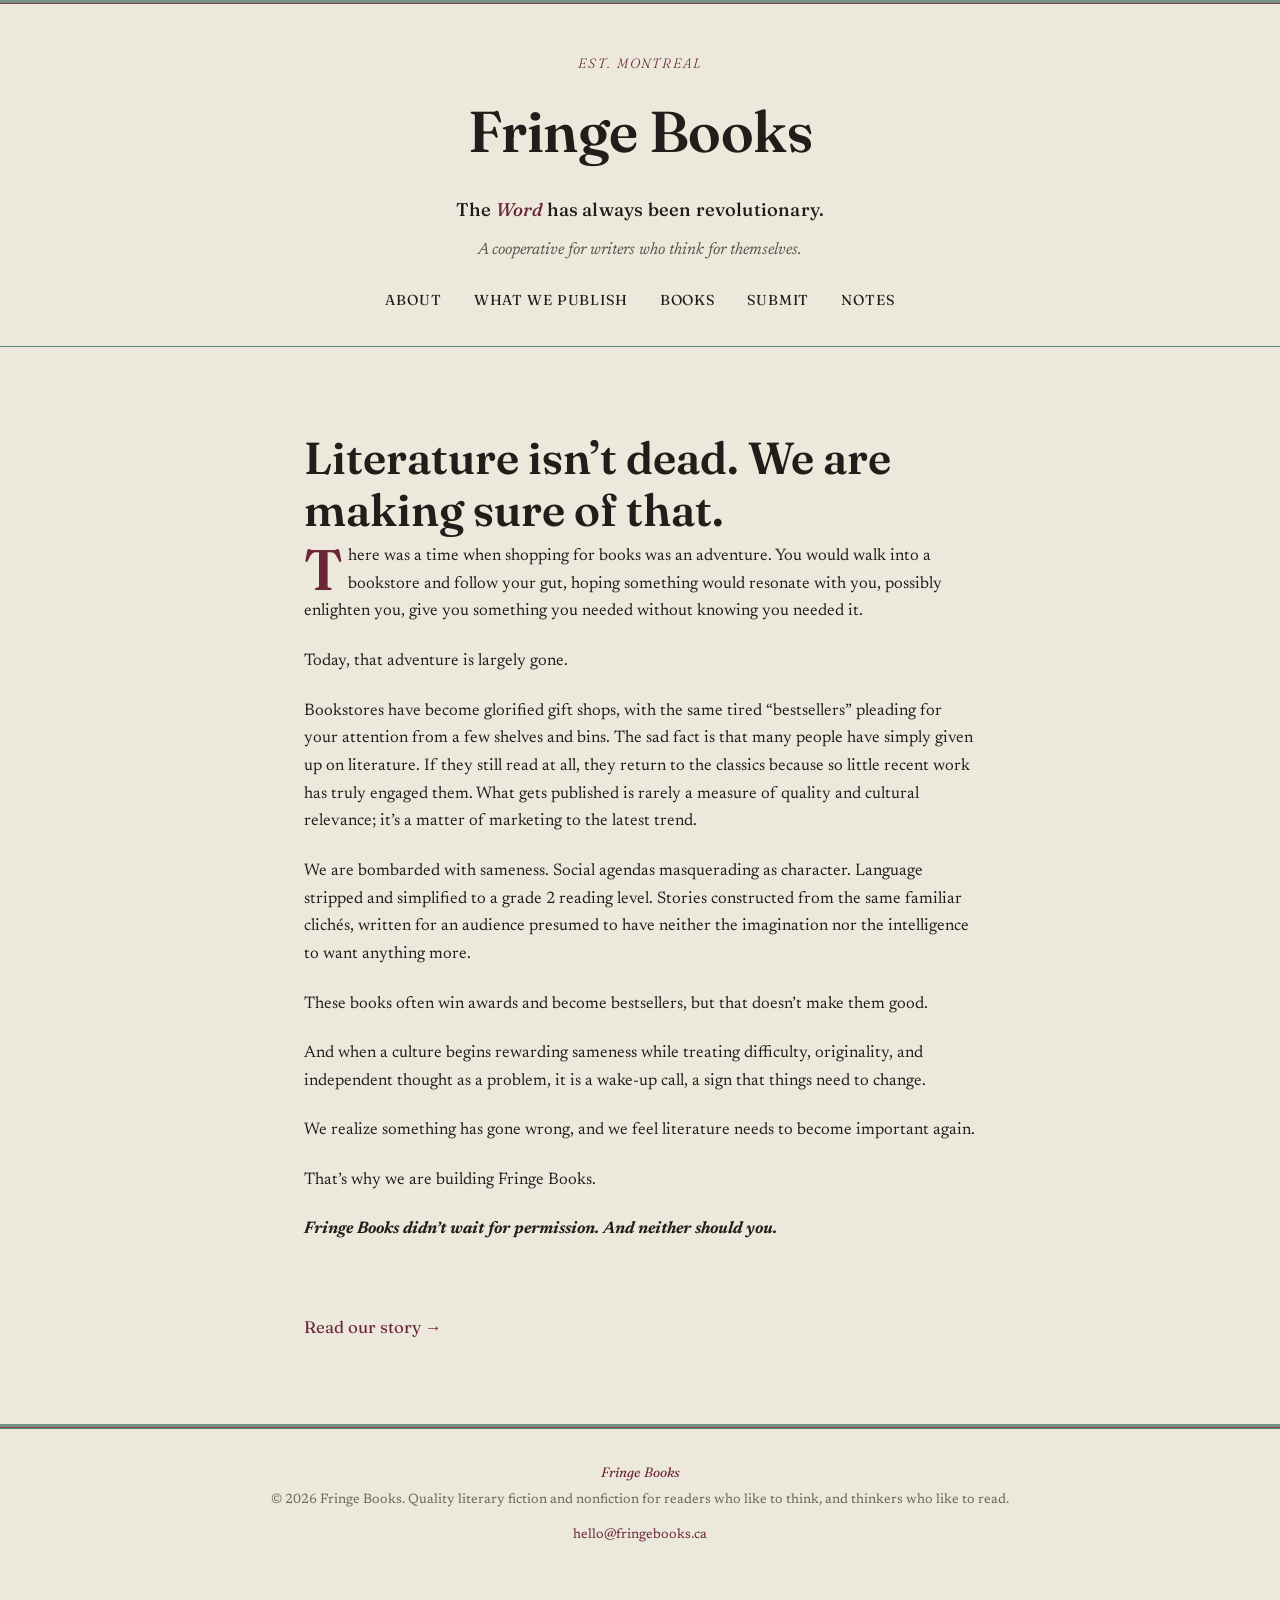
<file: index.html>
<!DOCTYPE html>
<html lang="en">
<head>
<meta charset="UTF-8">
<meta name="viewport" content="width=device-width, initial-scale=1.0">
<title>Fringe Books — Literature Isn't Dead</title>
<link rel="stylesheet" href="css/style.css">
<script type="application/ld+json">
{
  "@context": "https://schema.org",
  "@type": "Organization",
  "name": "Fringe Books",
  "url": "https://fringebooks.ca",
  "email": "hello@fringebooks.ca",
  "description": "Fringe Books is an independent literary press based in Montreal, publishing serious literary fiction, autofiction, and nonfiction. We do not publish commercial genre fiction such as romance, fantasy, crime, or horror.",
  "address": {
    "@type": "PostalAddress",
    "addressLocality": "Montreal",
    "addressRegion": "QC",
    "addressCountry": "CA"
  }
}
</script>
</head>
<body>

<div class="deco-border"></div>
<header class="masthead">
  <div class="mark">Est. Montreal</div>
  <h1>Fringe Books</h1>
  <p class="motto">The <em>Word</em> has always been revolutionary.</p>
  <p class="tag">A cooperative for writers who think for themselves.</p>
  <nav class="primary">
    <a href="about.html">About</a>
    <a href="what-we-publish.html">What We Publish</a>
    <a href="books.html">Books</a>
    <a href="submit.html">Submit</a>
    <a href="reviews.html" class="notes-link">Notes</a>
  </nav>
</header>

<main>
  <article class="post">
    <h1>Literature isn&rsquo;t dead. We are making sure of that.</h1>

    <div class="content">
      <p>There was a time when shopping for books was an adventure. You would walk into a bookstore and follow your gut, hoping something would resonate with you, possibly enlighten you, give you something you needed without knowing you needed it.</p>

      <p>Today, that adventure is largely gone.</p>

      <p>Bookstores have become glorified gift shops, with the same tired &ldquo;bestsellers&rdquo; pleading for your attention from a few shelves and bins. The sad fact is that many people have simply given up on literature. If they still read at all, they return to the classics because so little recent work has truly engaged them. What gets published is rarely a measure of quality and cultural relevance; it&rsquo;s a matter of marketing to the latest trend.</p>

      <p>We are bombarded with sameness. Social agendas masquerading as character. Language stripped and simplified to a grade 2 reading level. Stories constructed from the same familiar clich&eacute;s, written for an audience presumed to have neither the imagination nor the intelligence to want anything more.</p>

      <p>These books often win awards and become bestsellers, but that doesn&rsquo;t make them good.</p>

      <p>And when a culture begins rewarding sameness while treating difficulty, originality, and independent thought as a problem, it is a wake-up call, a sign that things need to change.</p>

      <p>We realize something has gone wrong, and we feel literature needs to become important again.</p>

      <p>That&rsquo;s why we are building Fringe Books.</p>

      <p><strong><em>Fringe Books didn&rsquo;t wait for permission. And neither should you.</em></strong></p>
    </div>

    <a class="back-link" href="about.html">Read our story &rarr;</a>
  </article>
</main>

<div class="deco-border"></div>
<footer>
  <div class="footer-content">
    <div class="mark-sm">Fringe Books</div>
    &copy; 2026 Fringe Books. Quality literary fiction and nonfiction for readers who like to think, and thinkers who like to read.
    <p style="margin-top:0.75rem;"><a href="mailto:hello@fringebooks.ca" style="color:var(--oxblood);">hello@fringebooks.ca</a></p>
  </div>
</footer>

</body>
</html>
</file>
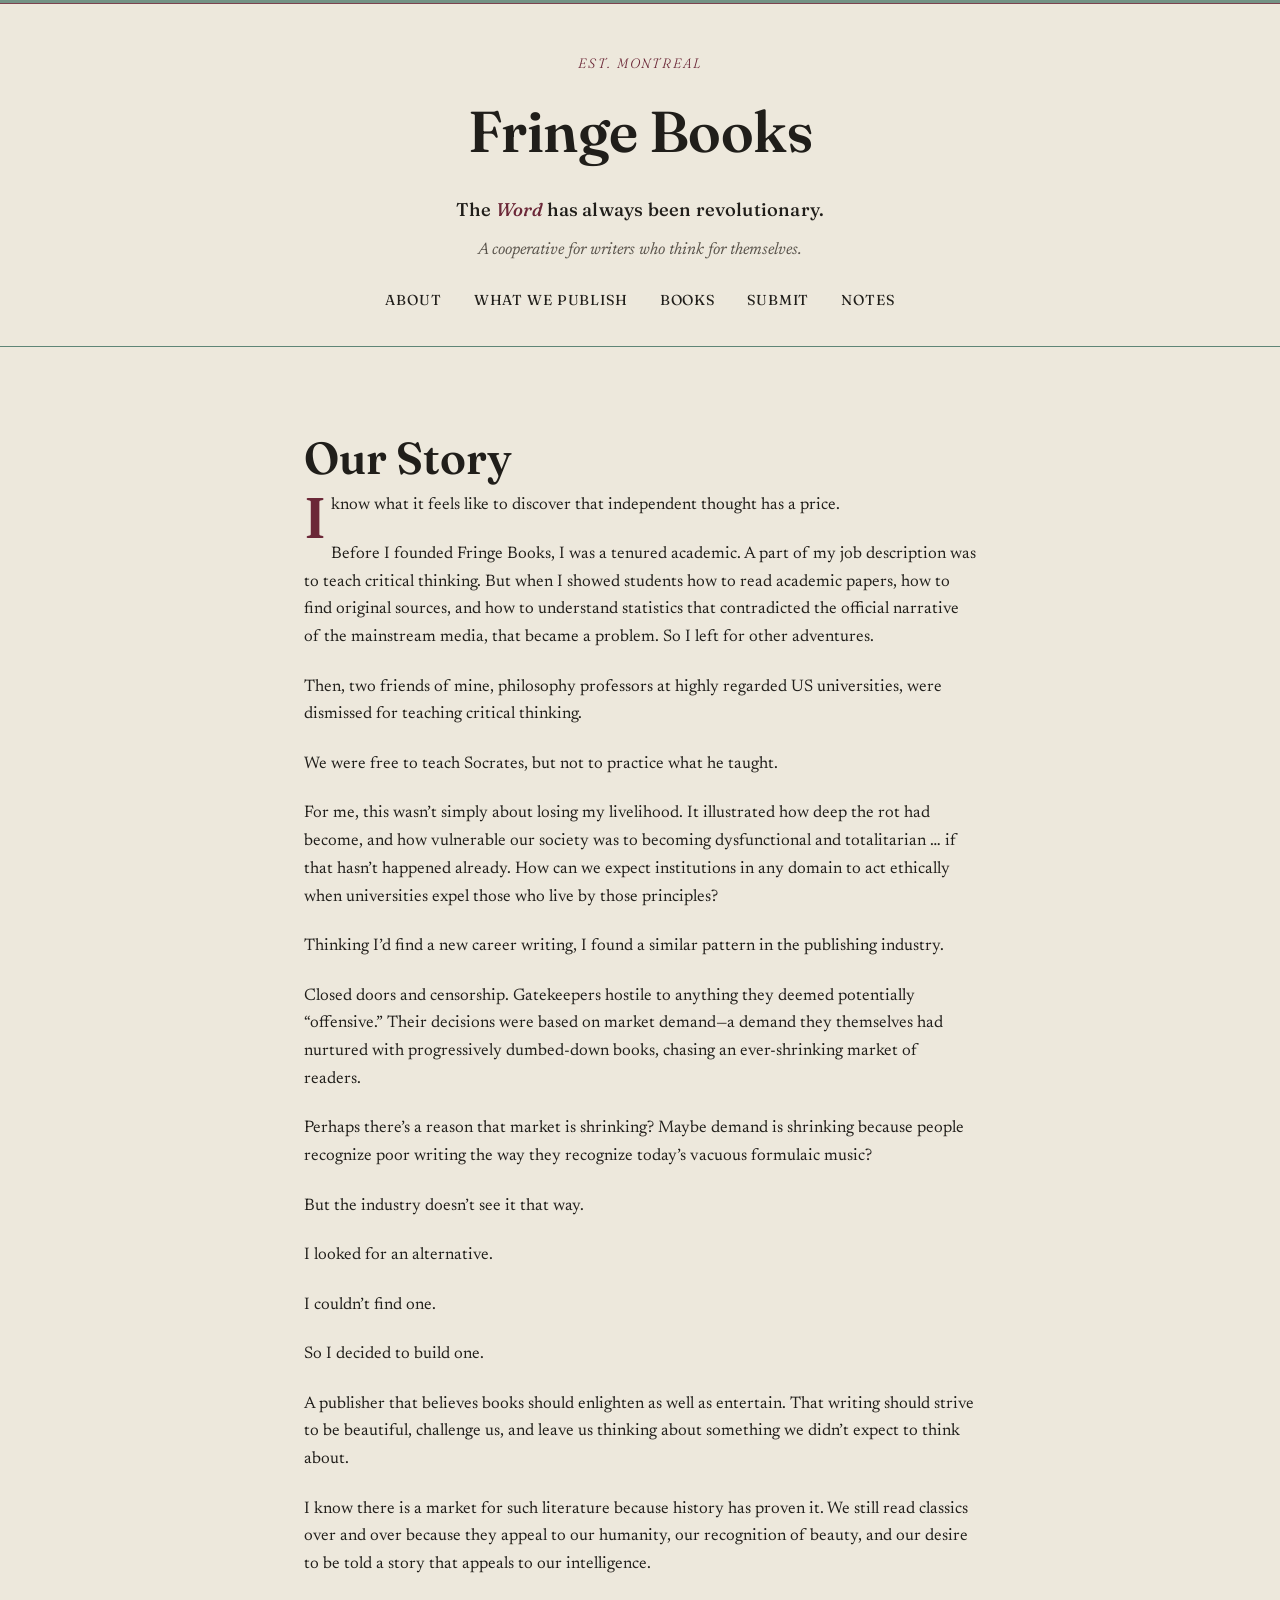
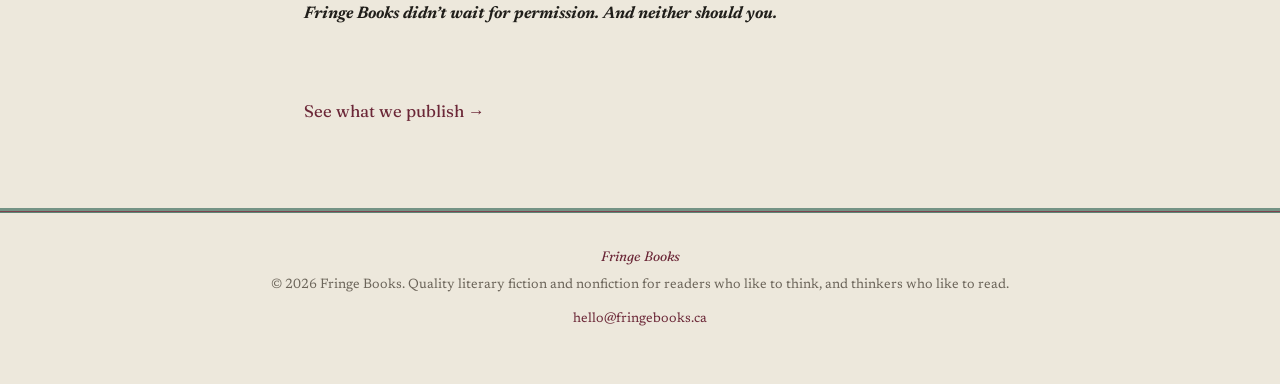
<file: about.html>
<!DOCTYPE html>
<html lang="en">
<head>
<meta charset="UTF-8">
<meta name="viewport" content="width=device-width, initial-scale=1.0">
<title>About — Fringe Books</title>
<link rel="stylesheet" href="css/style.css">
</head>
<body>

<div class="deco-border"></div>
<header class="masthead">
  <div class="mark">Est. Montreal</div>
  <h1>Fringe Books</h1>
  <p class="motto">The <em>Word</em> has always been revolutionary.</p>
  <p class="tag">A cooperative for writers who think for themselves.</p>
  <nav class="primary">
    <a href="about.html">About</a>
    <a href="what-we-publish.html">What We Publish</a>
    <a href="books.html">Books</a>
    <a href="submit.html">Submit</a>
    <a href="reviews.html" class="notes-link">Notes</a>
  </nav>
</header>

<main>
  <article class="post">
    <h1>Our Story</h1>

    <div class="content">
      <p>I know what it feels like to discover that independent thought has a price.</p>

      <p>Before I founded Fringe Books, I was a tenured academic. A part of my job description was to teach critical thinking. But when I showed students how to read academic papers, how to find original sources, and how to understand statistics that contradicted the official narrative of the mainstream media, that became a problem. So I left for other adventures.</p>

      <p>Then, two friends of mine, philosophy professors at highly regarded US universities, were dismissed for teaching critical thinking.</p>

      <p>We were free to teach Socrates, but not to practice what he taught.</p>

      <p>For me, this wasn&rsquo;t simply about losing my livelihood. It illustrated how deep the rot had become, and how vulnerable our society was to becoming dysfunctional and totalitarian &hellip; if that hasn&rsquo;t happened already. How can we expect institutions in any domain to act ethically when universities expel those who live by those principles?</p>

      <p>Thinking I&rsquo;d find a new career writing, I found a similar pattern in the publishing industry.</p>

      <p>Closed doors and censorship. Gatekeepers hostile to anything they deemed potentially &ldquo;offensive.&rdquo; Their decisions were based on market demand&mdash;a demand they themselves had nurtured with progressively dumbed-down books, chasing an ever-shrinking market of readers.</p>

      <p>Perhaps there&rsquo;s a reason that market is shrinking? Maybe demand is shrinking because people recognize poor writing the way they recognize today&rsquo;s vacuous formulaic music?</p>

      <p>But the industry doesn&rsquo;t see it that way.</p>

      <p>I looked for an alternative.</p>

      <p>I couldn&rsquo;t find one.</p>

      <p>So I decided to build one.</p>

      <p>A publisher that believes books should enlighten as well as entertain. That writing should strive to be beautiful, challenge us, and leave us thinking about something we didn&rsquo;t expect to think about.</p>

      <p>I know there is a market for such literature because history has proven it. We still read classics over and over because they appeal to our humanity, our recognition of beauty, and our desire to be told a story that appeals to our intelligence.</p>

      <p><strong><em>Fringe Books didn&rsquo;t wait for permission. And neither should you.</em></strong></p>
    </div>

    <a class="back-link" href="what-we-publish.html">See what we publish &rarr;</a>
  </article>
</main>

<div class="deco-border"></div>
<footer>
  <div class="footer-content">
    <div class="mark-sm">Fringe Books</div>
    &copy; 2026 Fringe Books. Quality literary fiction and nonfiction for readers who like to think, and thinkers who like to read.
    <p style="margin-top:0.75rem;"><a href="mailto:hello@fringebooks.ca" style="color:var(--oxblood);">hello@fringebooks.ca</a></p>
  </div>
</footer>

</body>
</html>
</file>
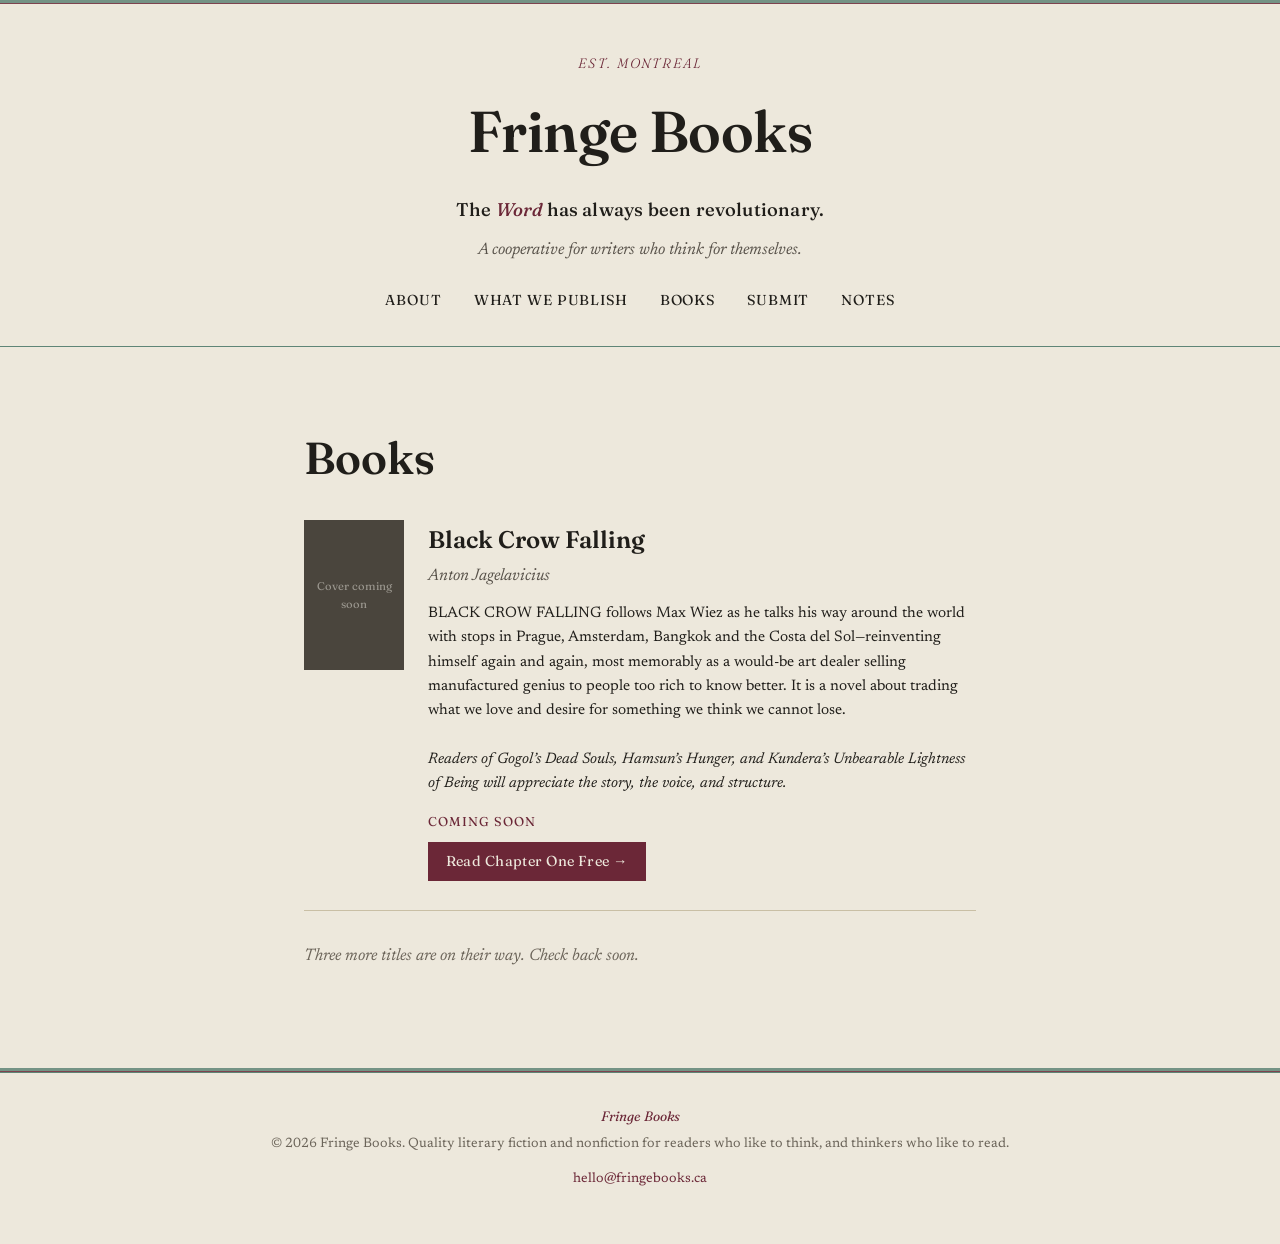
<file: books.html>
<!DOCTYPE html>
<html lang="en">
<head>
<meta charset="UTF-8">
<meta name="viewport" content="width=device-width, initial-scale=1.0">
<title>Books — Fringe Books</title>
<link rel="stylesheet" href="css/style.css">
</head>
<body>

<div class="deco-border"></div>
<header class="masthead">
  <div class="mark">Est. Montreal</div>
  <h1>Fringe Books</h1>
  <p class="motto">The <em>Word</em> has always been revolutionary.</p>
  <p class="tag">A cooperative for writers who think for themselves.</p>
  <nav class="primary">
    <a href="about.html">About</a>
    <a href="what-we-publish.html">What We Publish</a>
    <a href="books.html">Books</a>
    <a href="submit.html">Submit</a>
    <a href="reviews.html" class="notes-link">Notes</a>
  </nav>
</header>

<main>
  <article class="post">
    <h1>Books</h1>

    <div class="book-card">
      <div class="book-cover-placeholder">Cover coming soon</div>
      <div class="book-info">
        <div class="book-title">Black Crow Falling</div>
        <div class="book-author">Anton Jagelavicius</div>
        <div class="book-desc">BLACK CROW FALLING follows Max Wiez as he talks his way around the world with stops in Prague, Amsterdam, Bangkok and the Costa del Sol&mdash;reinventing himself again and again, most memorably as a would-be art dealer selling manufactured genius to people too rich to know better. It is a novel about trading what we love and desire for something we think we cannot lose.<br><br><em>Readers of Gogol&rsquo;s Dead Souls, Hamsun&rsquo;s Hunger, and Kundera&rsquo;s Unbearable Lightness of Being will appreciate the story, the voice, and structure.</em></div>
        <div class="book-status">Coming Soon</div>
        <a href="excerpt-black-crow-falling.html" class="read-link">Read Chapter One Free &rarr;</a>
      </div>
    </div>

    <p style="margin-top: 2rem; color: #6B6459; font-style: italic;">Three more titles are on their way. Check back soon.</p>
  </article>
</main>

<div class="deco-border"></div>
<footer>
  <div class="footer-content">
    <div class="mark-sm">Fringe Books</div>
    &copy; 2026 Fringe Books. Quality literary fiction and nonfiction for readers who like to think, and thinkers who like to read.
    <p style="margin-top:0.75rem;"><a href="mailto:hello@fringebooks.ca" style="color:var(--oxblood);">hello@fringebooks.ca</a></p>
  </div>
</footer>

</body>
</html>
</file>
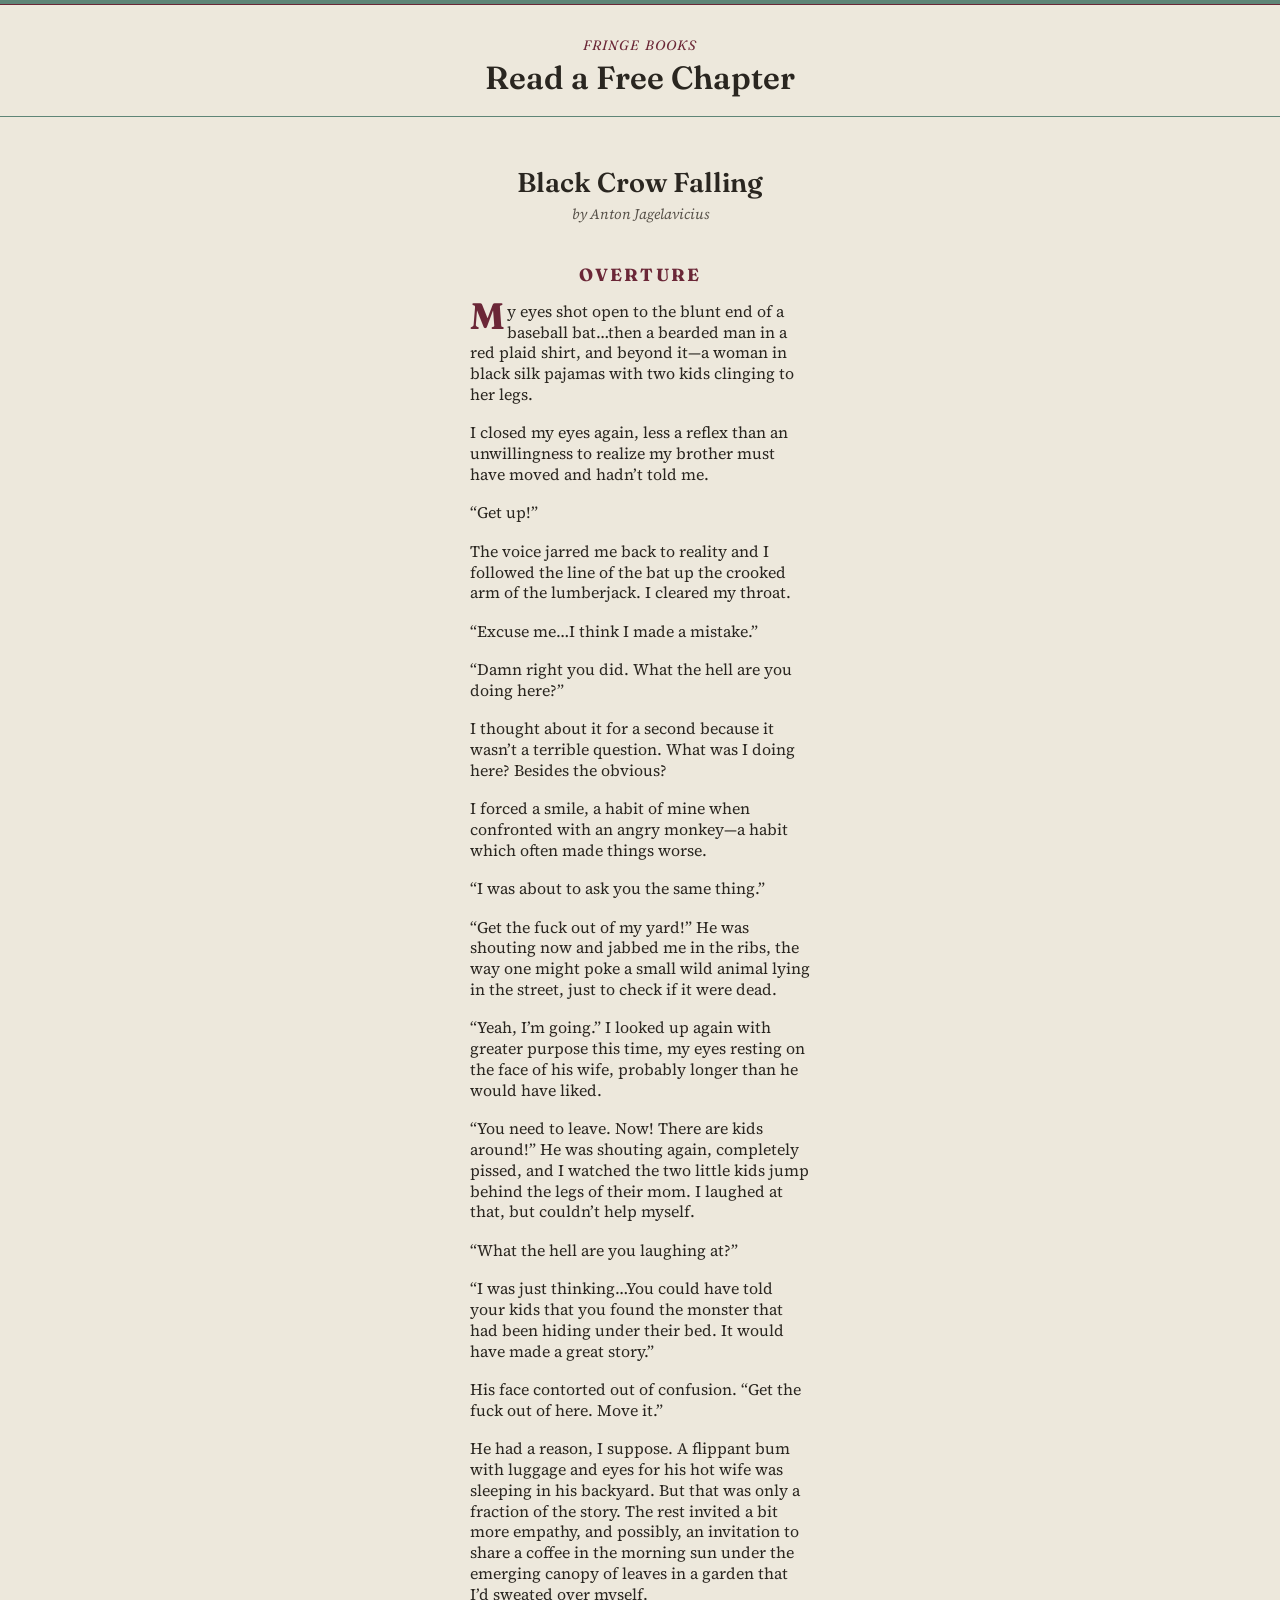
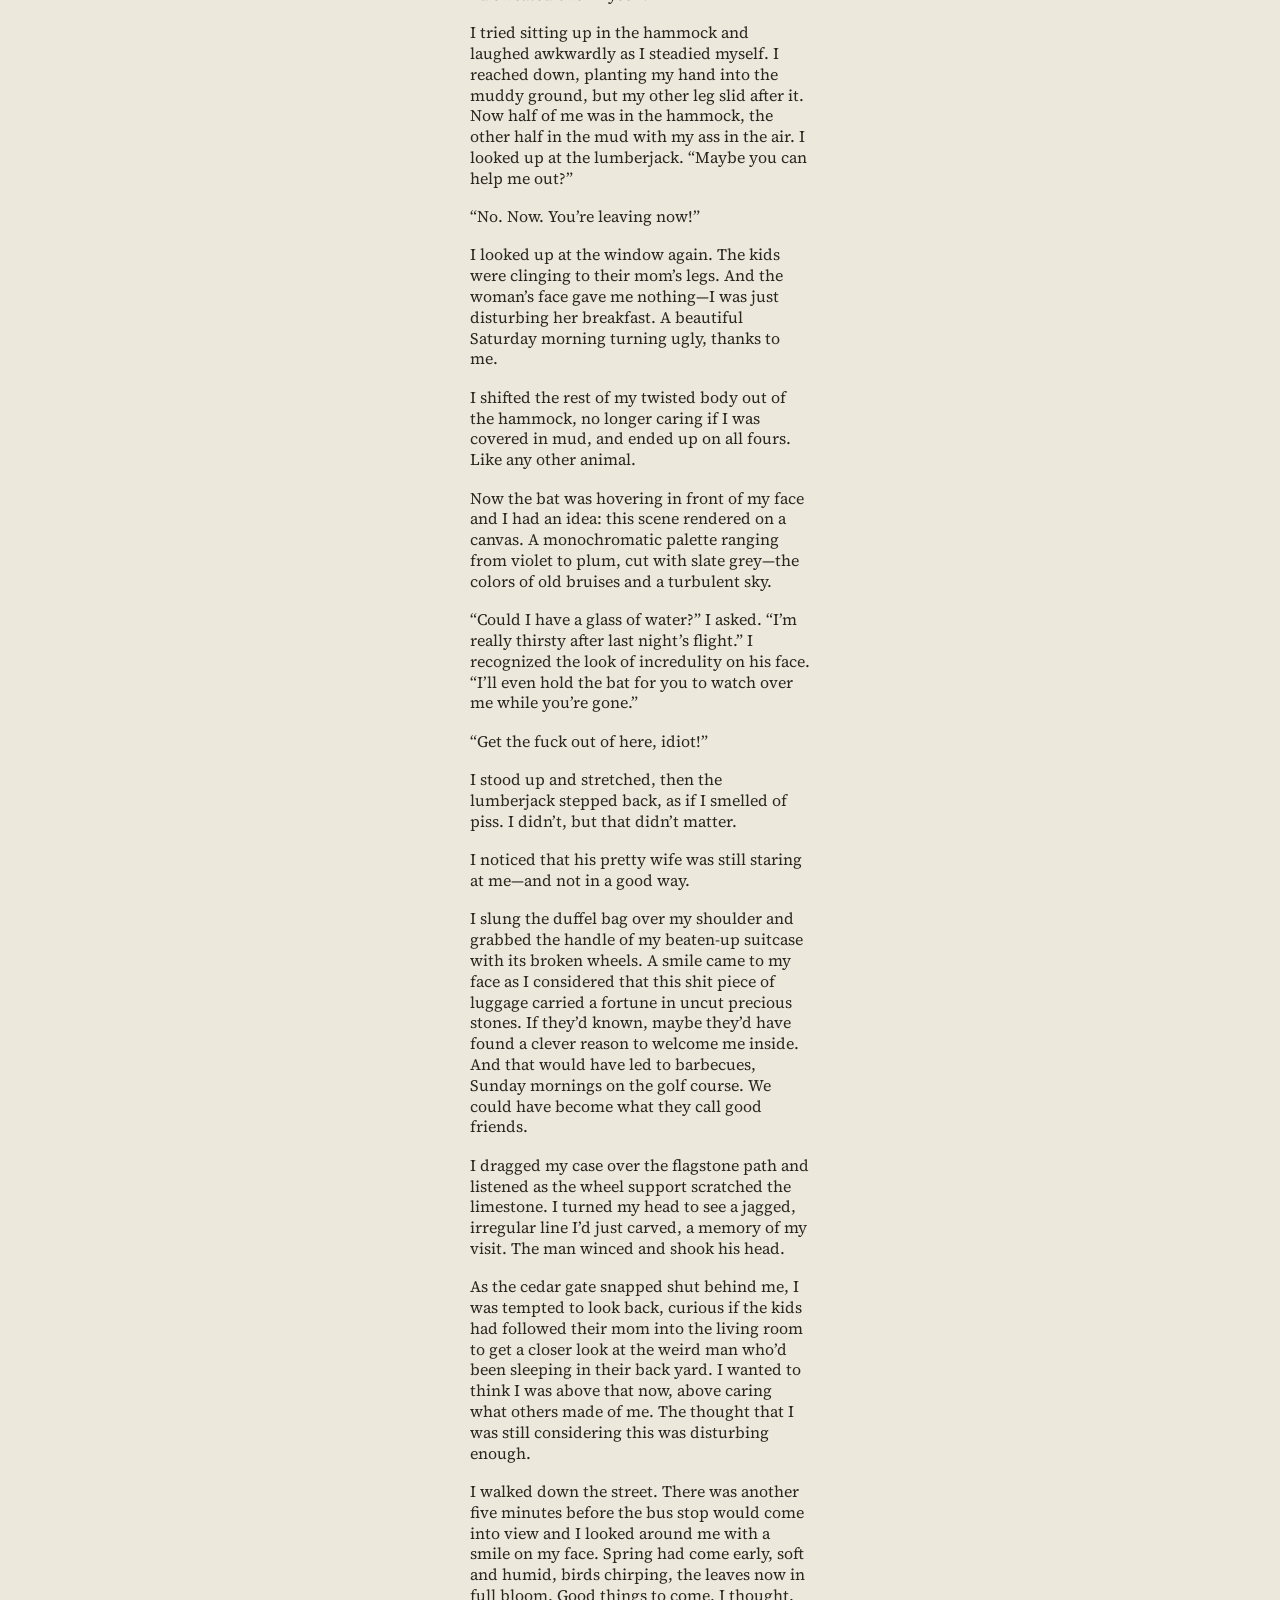
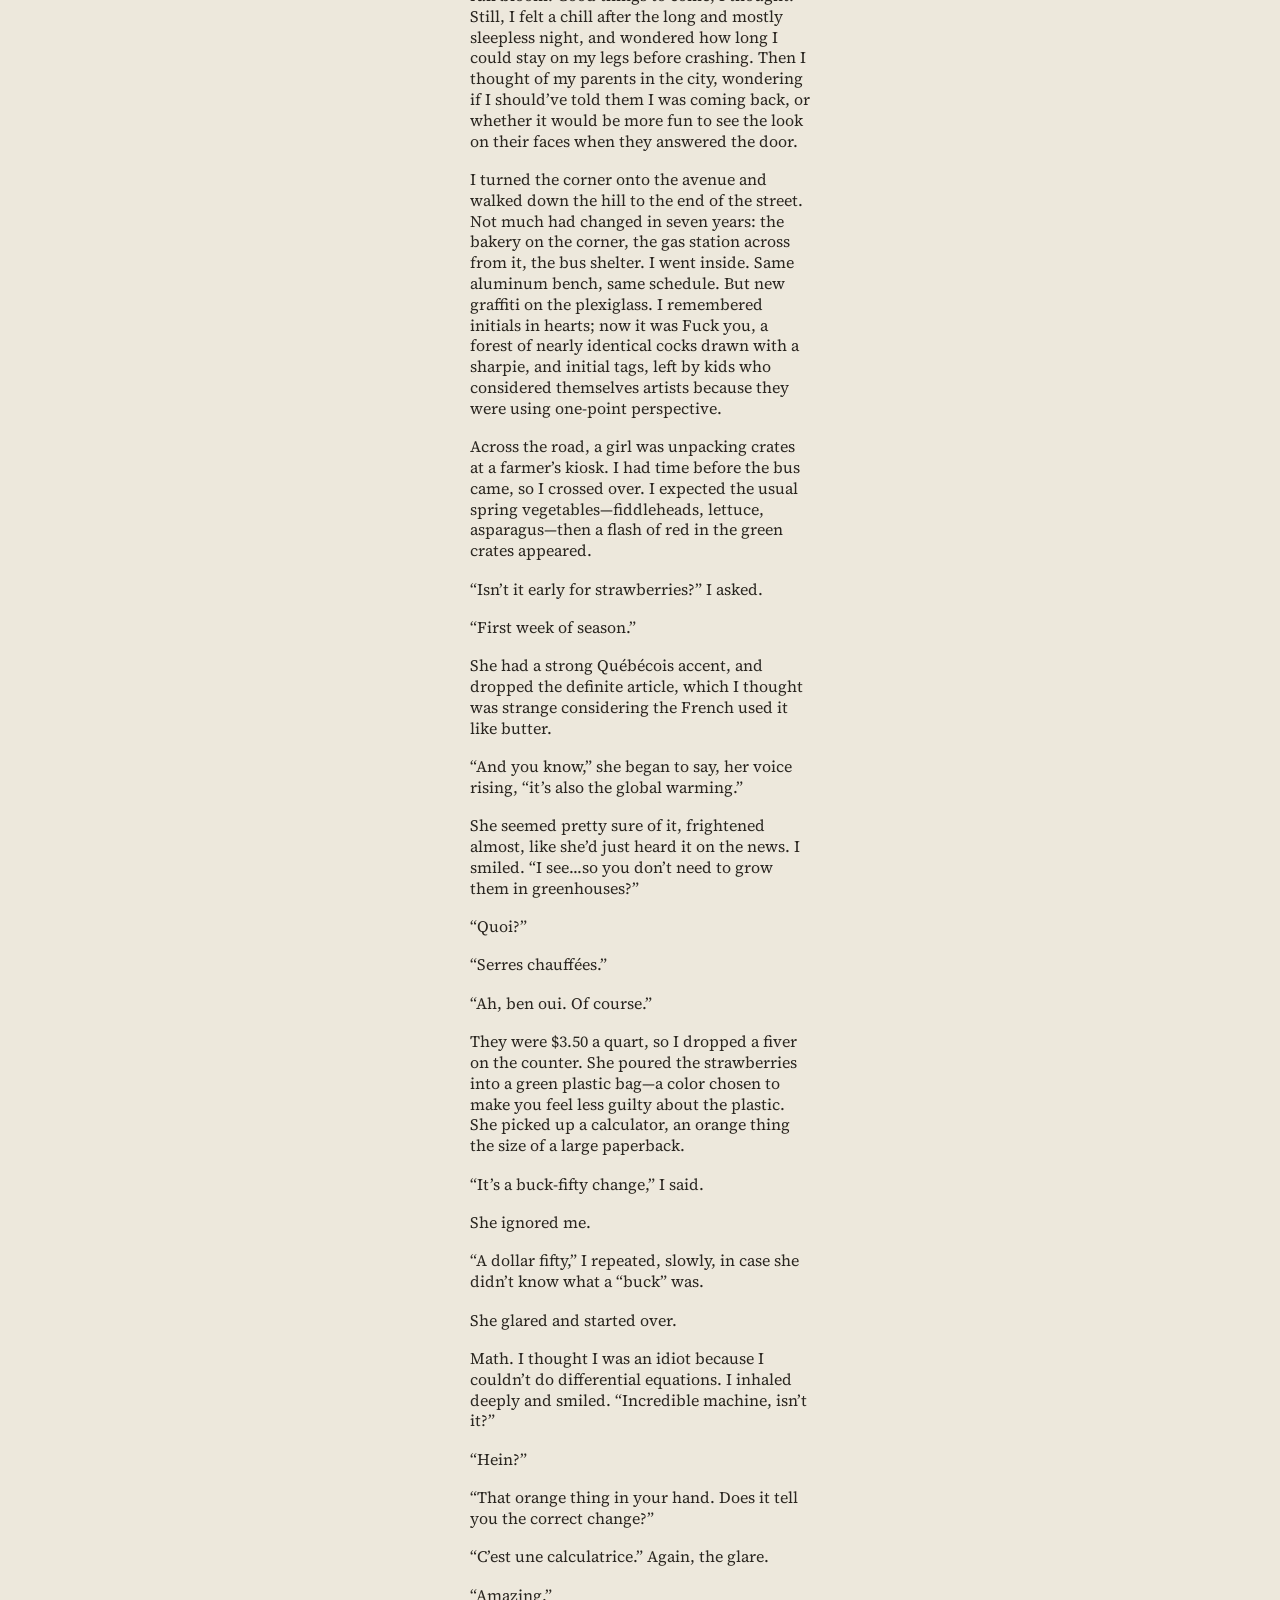
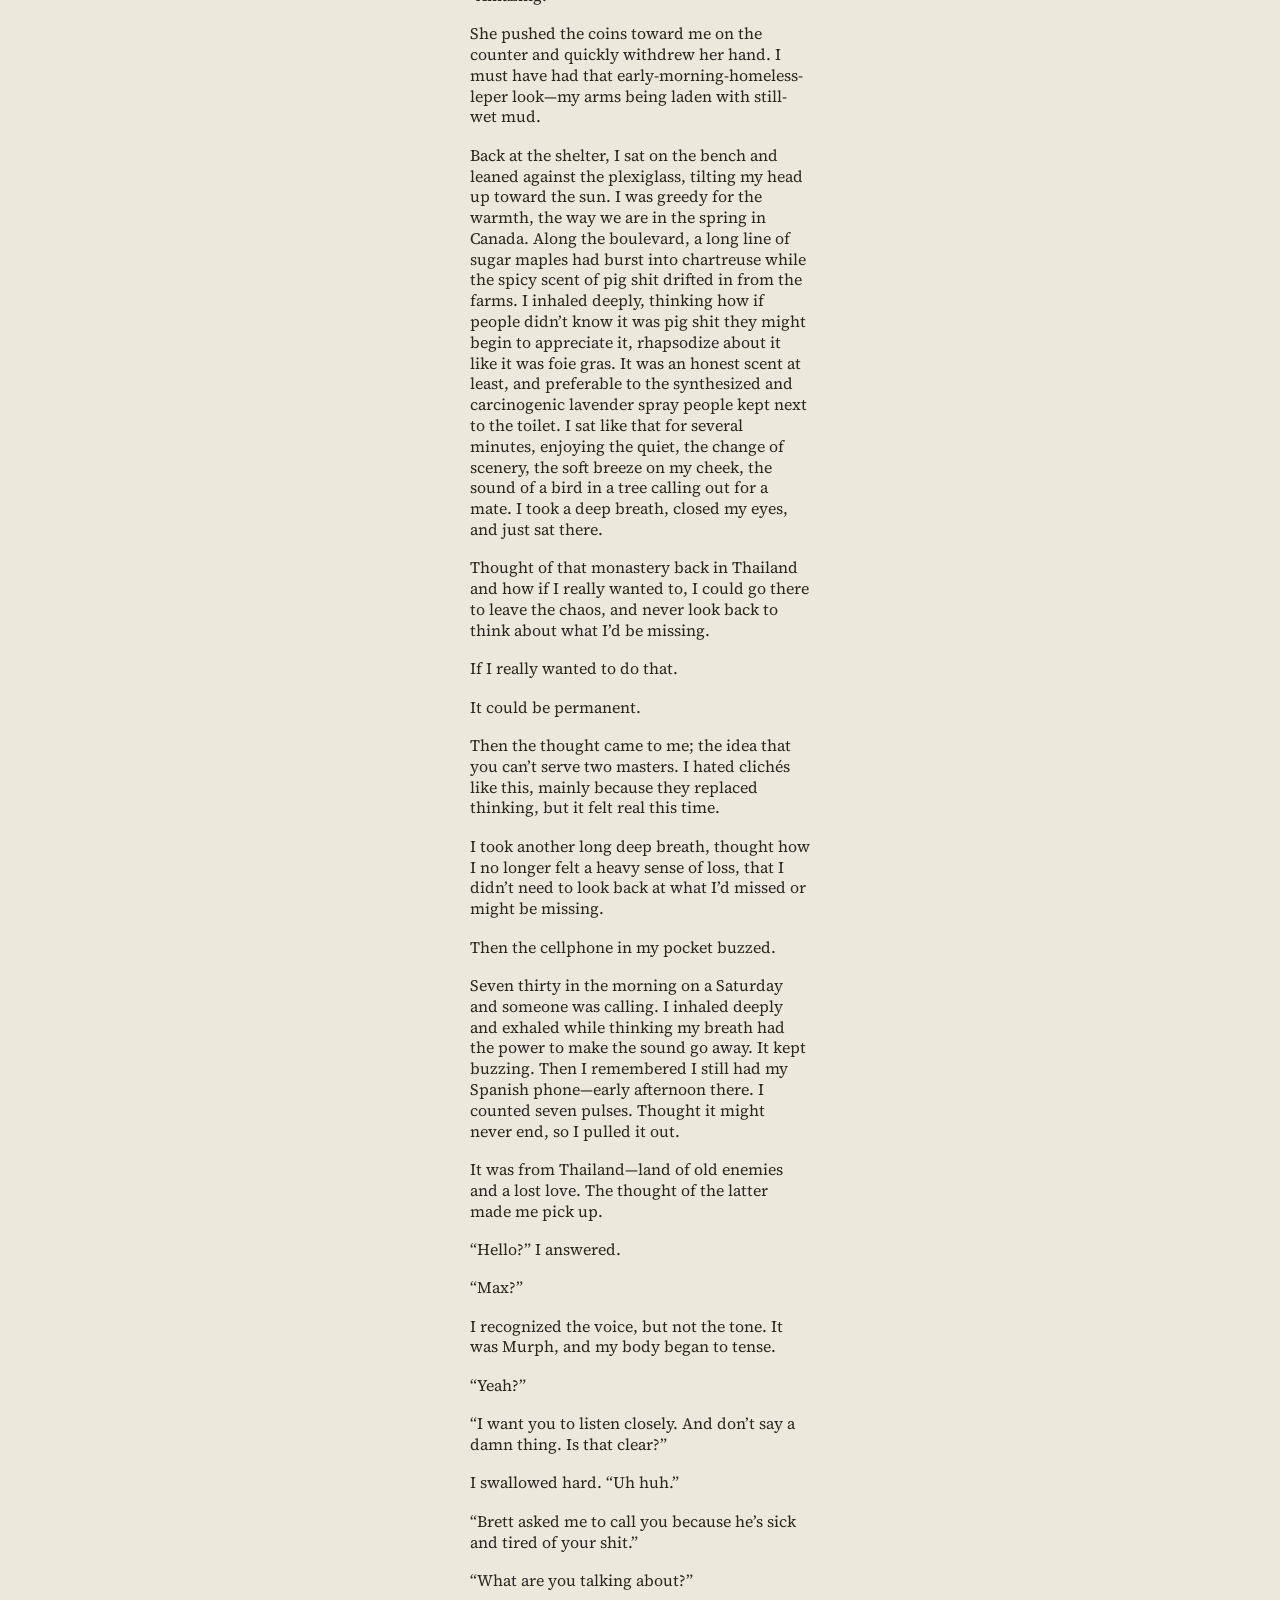
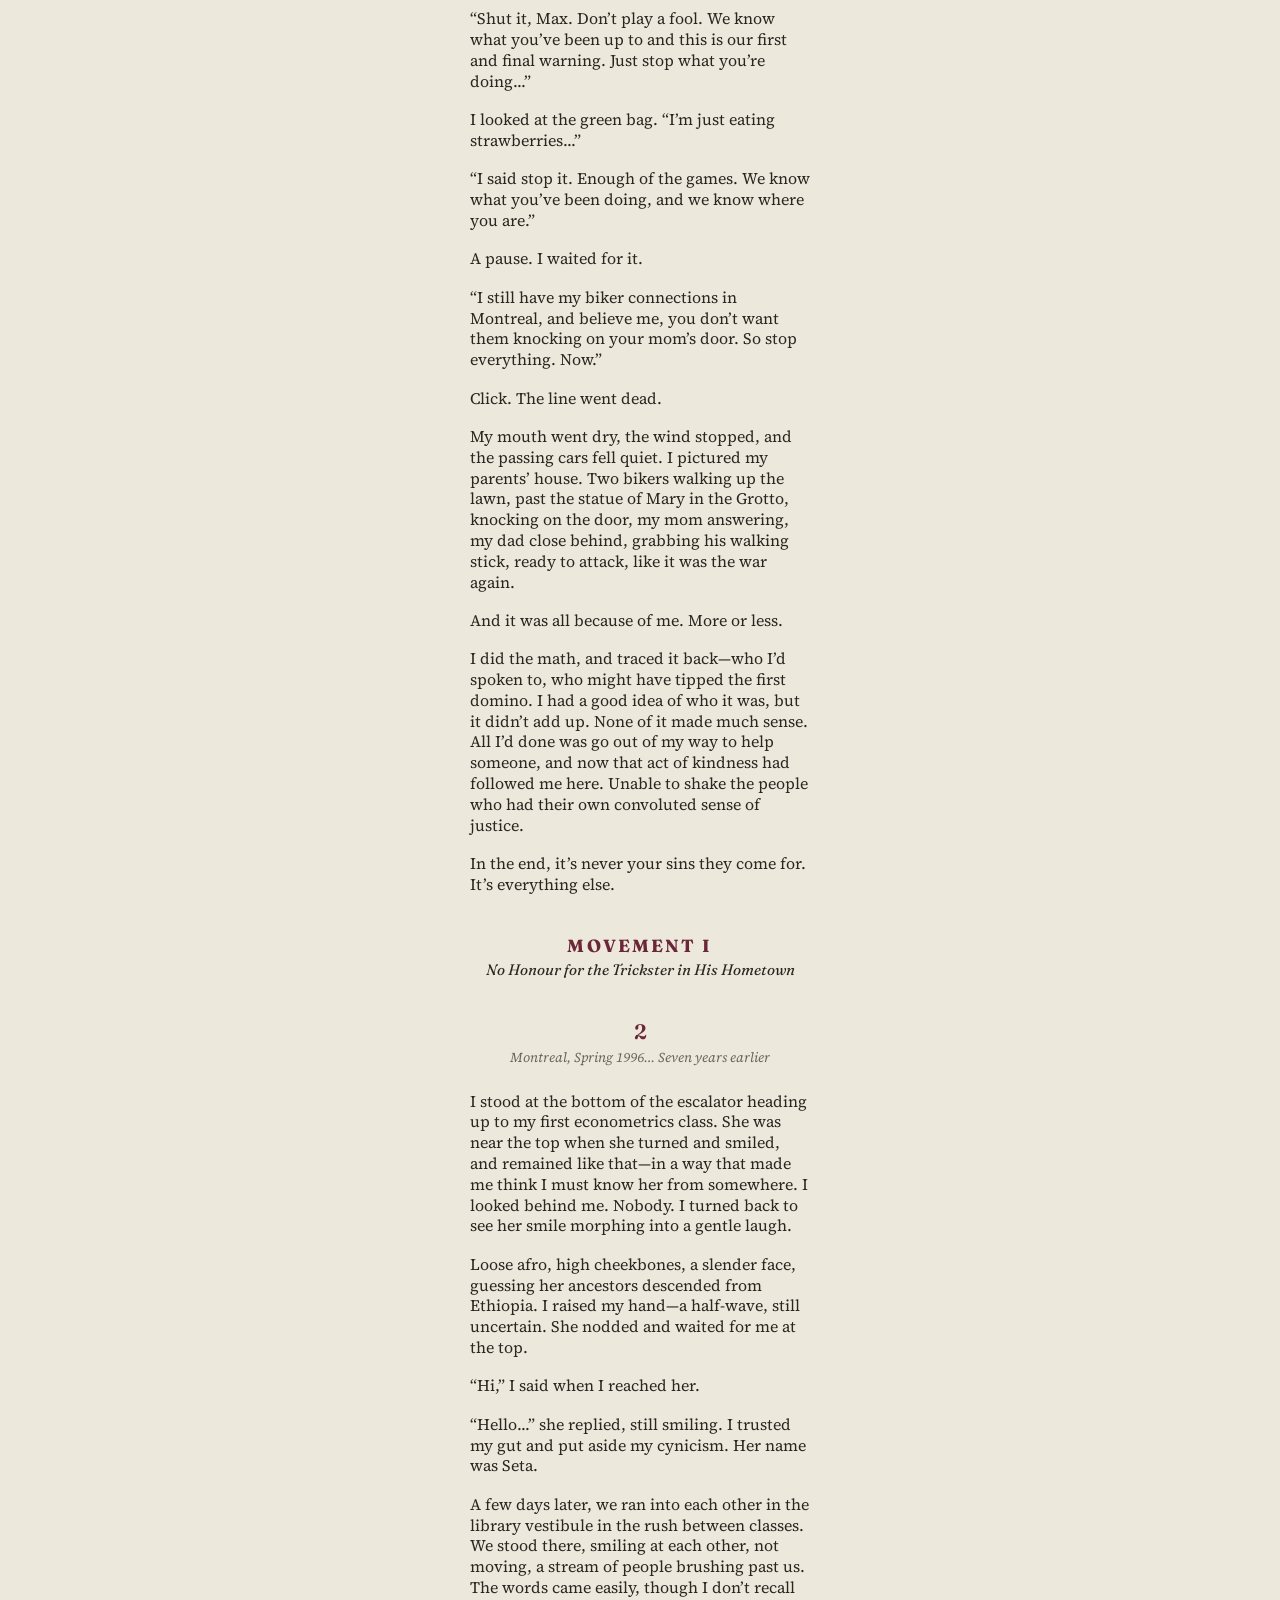
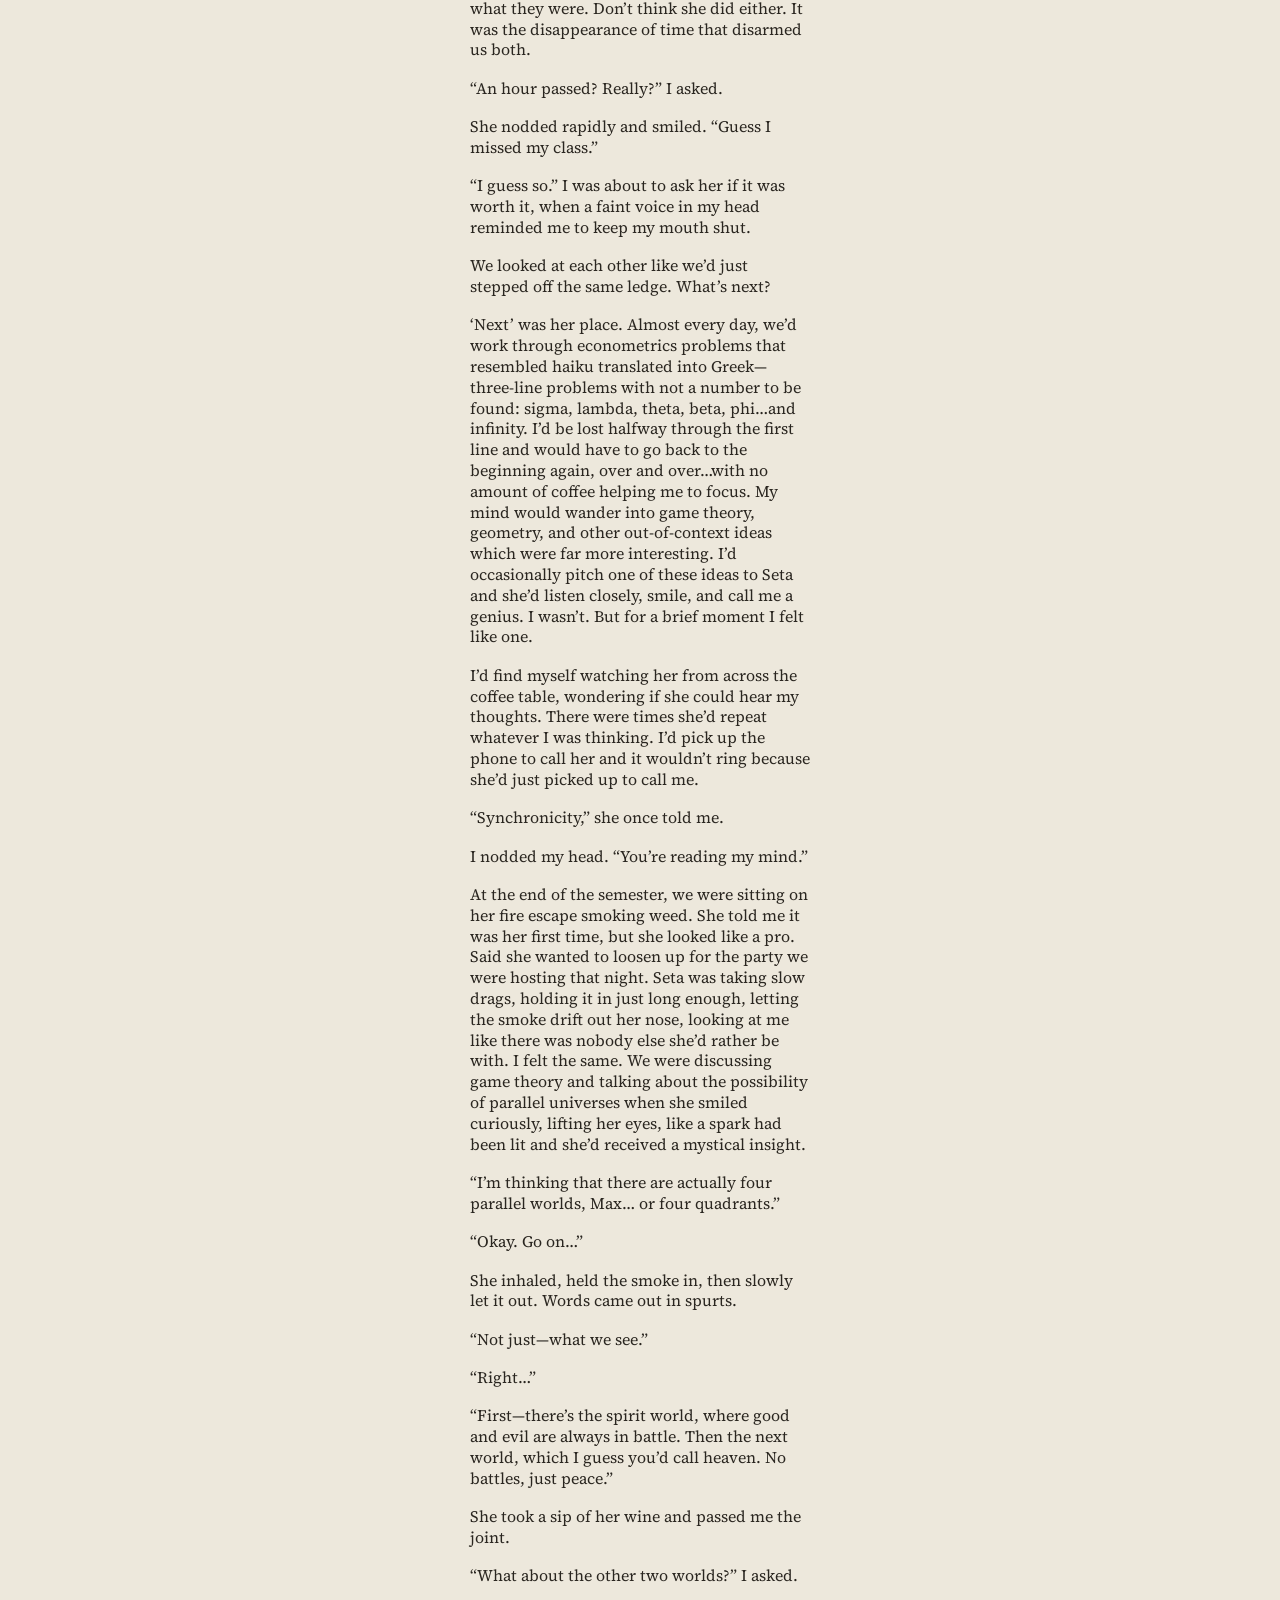
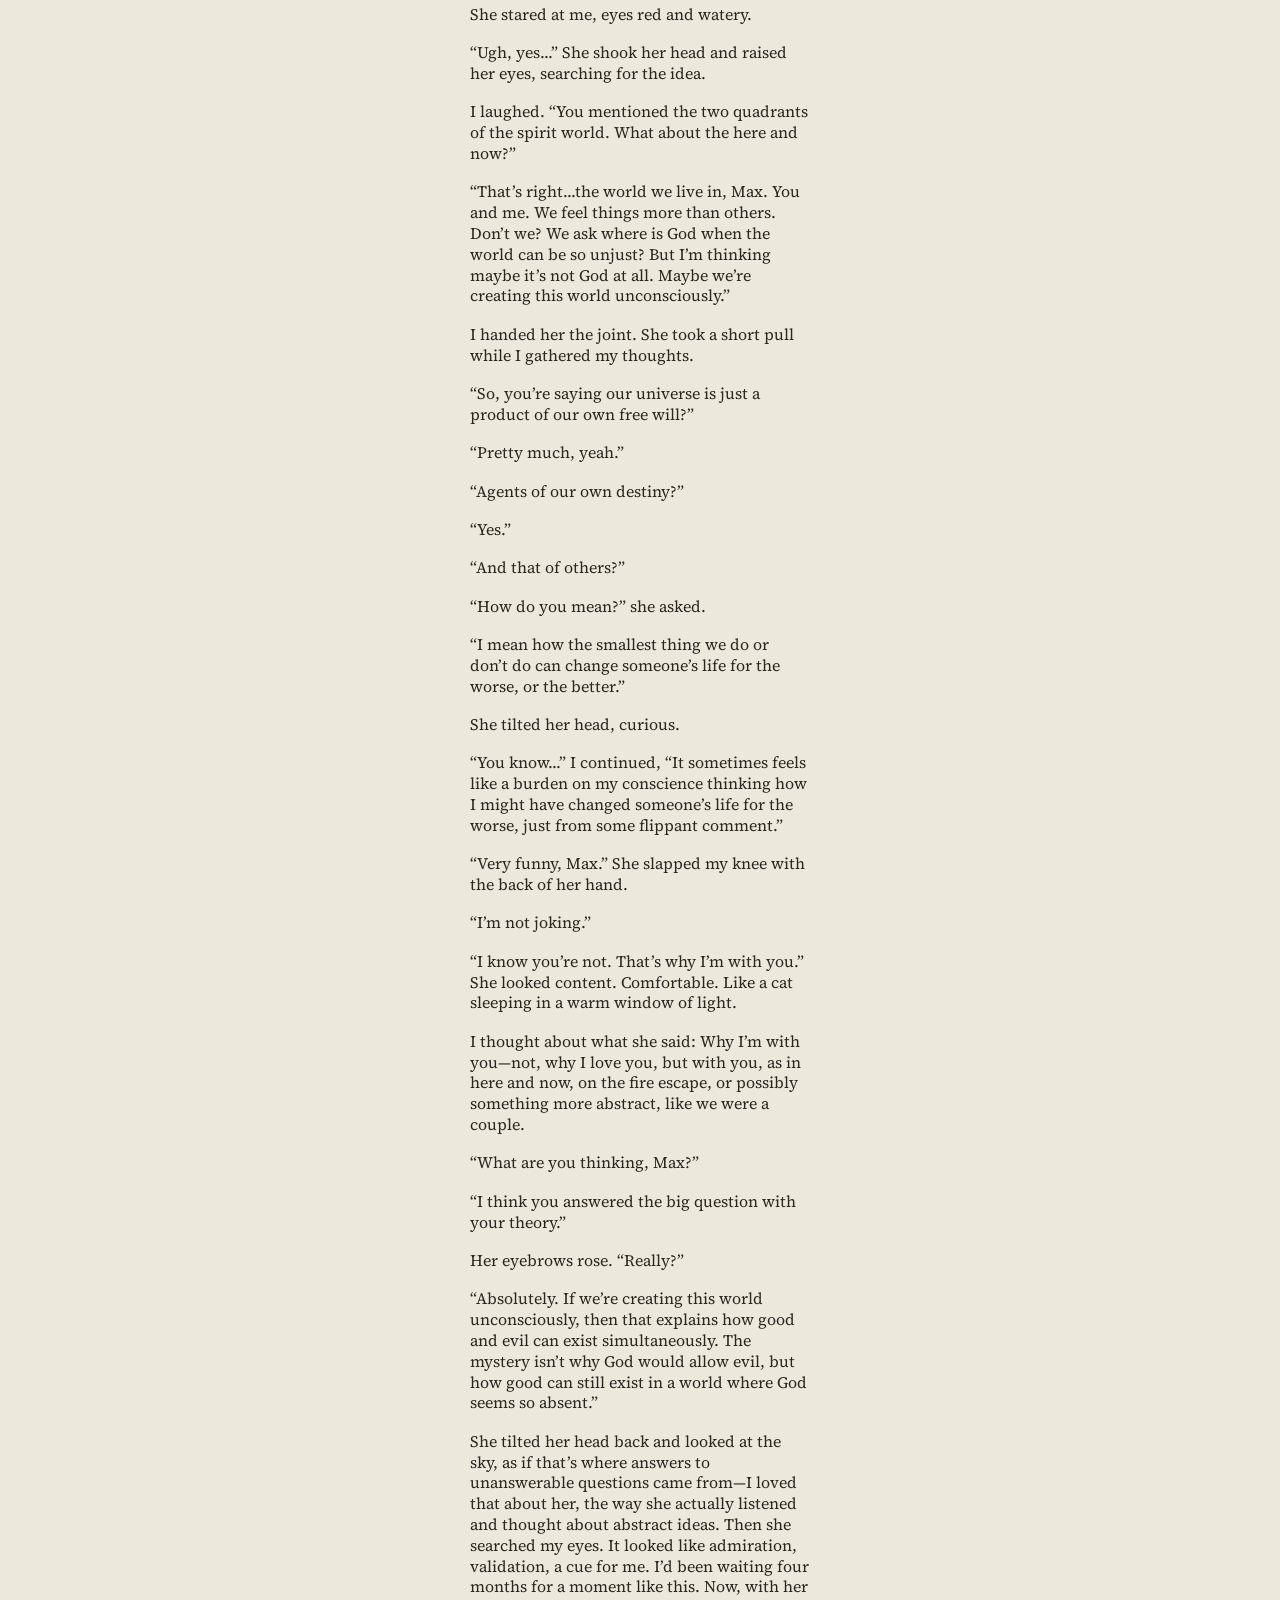
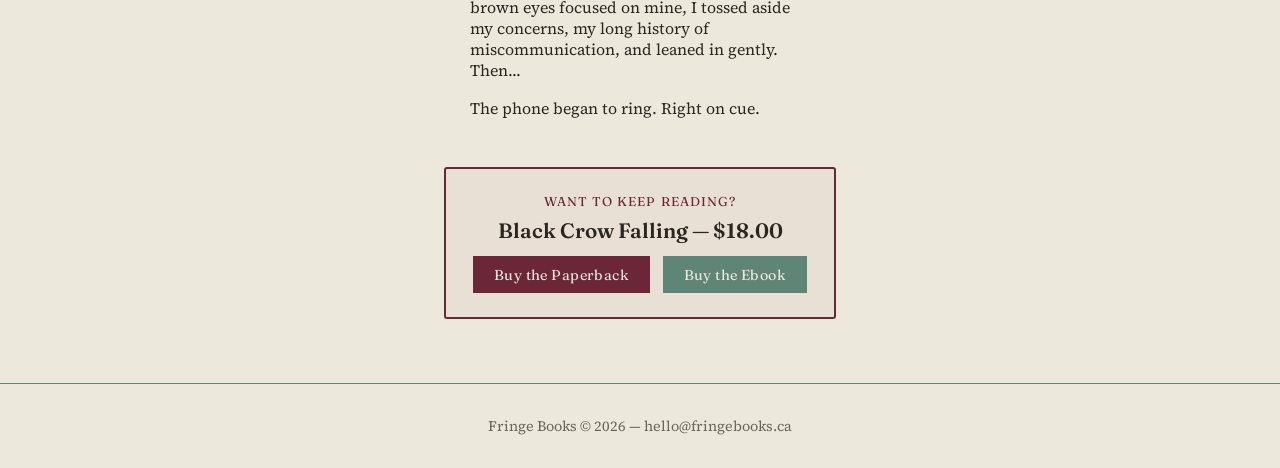
<file: excerpt-black-crow-falling.html>
<!DOCTYPE html>
<html lang="en">
<head>
<meta charset="UTF-8">
<meta name="viewport" content="width=device-width, initial-scale=1.0">
<title>Black Crow Falling — Chapter One — Fringe Books</title>
<style>
@import url('https://fonts.googleapis.com/css2?family=Fraunces:opsz,wght@9..144,400;9..144,500;9..144,600;9..144,700&family=Source+Serif+4:ital,wght@0,400;0,600;1,400&display=swap');
:root { --paper: #EDE8DC; --ink: #2A2620; --oxblood: #6B2737; --verdigris: #5F8577; }
body { background: var(--paper); color: var(--ink); font-family: 'Source Serif 4', serif; margin:0; }
.deco-border { height: 4px; width: 100%; background: var(--verdigris); border-bottom: 1px solid var(--oxblood); }
header.masthead { text-align:center; padding: 2rem 1.5rem 1.2rem; border-bottom: 1px solid var(--verdigris); }
.mark { font-family:'Fraunces',serif; font-style:italic; font-size:0.85rem; letter-spacing:0.08em; color: var(--oxblood); text-transform:uppercase; }
header.masthead h1 { font-family:'Fraunces',serif; font-weight:600; font-size:2rem; margin:0.3rem 0 0; }
.excerpt-header { max-width: 340px; margin: 3rem auto 0; padding: 0 2rem; text-align: center; }
.excerpt-header .book-title { font-family:'Fraunces',serif; font-size: 1.7rem; font-weight: 600; margin-bottom: 0.3rem; }
.excerpt-header .book-author { font-style: italic; color: #58524A; margin-bottom: 0.3rem; font-size: 0.9rem; }
.section-heading { max-width: 340px; margin: 2.5rem auto 0.3rem; padding: 0 2rem; text-align: center; font-family: 'Fraunces', serif; font-weight: 700; font-size: 1.1rem; letter-spacing: 0.12em; text-transform: uppercase; color: var(--oxblood); }
.section-subtitle { max-width: 340px; margin: 0 auto 1.5rem; padding: 0 2rem; text-align: center; font-family: 'Fraunces', serif; font-style: italic; font-size: 0.95rem; color: var(--ink); }
.chapter-number { max-width: 340px; margin: 2.5rem auto 0.2rem; padding: 0 2rem; text-align: center; font-family: 'Fraunces', serif; font-weight: 600; font-size: 1.3rem; color: var(--oxblood); }
.time-place { max-width: 340px; margin: 0 auto 1.5rem; padding: 0 2rem; text-align: center; font-style: italic; font-size: 0.85rem; color: #6B6459; }
.excerpt-body { max-width: 340px; margin: 0 auto; padding: 0 2rem; font-size: 12pt; line-height: 1.3; }
.excerpt-body p { margin-bottom: 1.1em; }
.excerpt-body p.first-para::first-letter { font-family: 'Fraunces', serif; font-size: 2.3em; font-weight: 700; color: var(--oxblood); float: left; line-height: 0.75; margin: 0.02em 0.06em 0 0; }
.continue-block { max-width: 340px; margin: 3rem auto 4rem; padding: 1.5rem; text-align: center; border: 2px solid var(--oxblood); border-radius: 3px; background: rgba(107,39,55,0.04); }
.continue-block p.label { font-family:'Fraunces',serif; font-size: 0.8rem; letter-spacing: 0.08em; text-transform: uppercase; color: var(--oxblood); margin: 0 0 0.6rem; }
.continue-block .price { font-family:'Fraunces',serif; font-size: 1.3rem; font-weight: 600; margin-bottom: 0.8rem; }
.continue-block .buy-buttons { display: flex; gap: 0.8rem; justify-content: center; flex-wrap: wrap; }
.continue-block a.buy-btn { display: inline-block; padding: 0.6rem 1.3rem; background: var(--oxblood); color: var(--paper); text-decoration: none; font-family: 'Fraunces', serif; font-size: 0.9rem; letter-spacing: 0.03em; }
.continue-block a.buy-btn.secondary { background: var(--verdigris); }
footer { border-top:1px solid var(--verdigris); padding:2rem 1.5rem; text-align:center; font-size:0.9rem; color:#6B6459; }
</style>
</head>
<body>
<div class="deco-border"></div>
<header class="masthead">
  <div class="mark">Fringe Books</div>
  <h1>Read a Free Chapter</h1>
</header>
<div class="excerpt-header">
  <div class="book-title">Black Crow Falling</div>
  <div class="book-author">by Anton Jagelavicius</div>
</div>
<div class="section-heading">Overture</div>
<div class="excerpt-body">
<p class="first-para">My eyes shot open to the blunt end of a baseball bat&hellip;then a bearded man in a red plaid shirt, and beyond it&mdash;a woman in black silk pajamas with two kids clinging to her legs.</p>
<p>I closed my eyes again, less a reflex than an unwillingness to realize my brother must have moved and hadn&rsquo;t told me.</p>
<p>&ldquo;Get up!&rdquo;</p>
<p>The voice jarred me back to reality and I followed the line of the bat up the crooked arm of the lumberjack. I cleared my throat.</p>
<p>&ldquo;Excuse me&hellip;I think I made a mistake.&rdquo;</p>
<p>&ldquo;Damn right you did. What the hell are you doing here?&rdquo;</p>
<p>I thought about it for a second because it wasn&rsquo;t a terrible question. What was I doing here? Besides the obvious?</p>
<p>I forced a smile, a habit of mine when confronted with an angry monkey&mdash;a habit which often made things worse.</p>
<p>&ldquo;I was about to ask you the same thing.&rdquo;</p>
<p>&ldquo;Get the fuck out of my yard!&rdquo; He was shouting now and jabbed me in the ribs, the way one might poke a small wild animal lying in the street, just to check if it were dead.</p>
<p>&ldquo;Yeah, I&rsquo;m going.&rdquo; I looked up again with greater purpose this time, my eyes resting on the face of his wife, probably longer than he would have liked.</p>
<p>&ldquo;You need to leave. Now! There are kids around!&rdquo; He was shouting again, completely pissed, and I watched the two little kids jump behind the legs of their mom. I laughed at that, but couldn&rsquo;t help myself.</p>
<p>&ldquo;What the hell are you laughing at?&rdquo;</p>
<p>&ldquo;I was just thinking&hellip;You could have told your kids that you found the monster that had been hiding under their bed. It would have made a great story.&rdquo;</p>
<p>His face contorted out of confusion. &ldquo;Get the fuck out of here. Move it.&rdquo;</p>
<p>He had a reason, I suppose. A flippant bum with luggage and eyes for his hot wife was sleeping in his backyard. But that was only a fraction of the story. The rest invited a bit more empathy, and possibly, an invitation to share a coffee in the morning sun under the emerging canopy of leaves in a garden that I&rsquo;d sweated over myself.</p>
<p>I tried sitting up in the hammock and laughed awkwardly as I steadied myself. I reached down, planting my hand into the muddy ground, but my other leg slid after it. Now half of me was in the hammock, the other half in the mud with my ass in the air. I looked up at the lumberjack. &ldquo;Maybe you can help me out?&rdquo;</p>
<p>&ldquo;No. Now. You&rsquo;re leaving now!&rdquo;</p>
<p>I looked up at the window again. The kids were clinging to their mom&rsquo;s legs. And the woman&rsquo;s face gave me nothing&mdash;I was just disturbing her breakfast. A beautiful Saturday morning turning ugly, thanks to me.</p>
<p>I shifted the rest of my twisted body out of the hammock, no longer caring if I was covered in mud, and ended up on all fours. Like any other animal.</p>
<p>Now the bat was hovering in front of my face and I had an idea: this scene rendered on a canvas. A monochromatic palette ranging from violet to plum, cut with slate grey&mdash;the colors of old bruises and a turbulent sky.</p>
<p>&ldquo;Could I have a glass of water?&rdquo; I asked. &ldquo;I&rsquo;m really thirsty after last night&rsquo;s flight.&rdquo; I recognized the look of incredulity on his face. &ldquo;I&rsquo;ll even hold the bat for you to watch over me while you&rsquo;re gone.&rdquo;</p>
<p>&ldquo;Get the fuck out of here, idiot!&rdquo;</p>
<p>I stood up and stretched, then the lumberjack stepped back, as if I smelled of piss. I didn&rsquo;t, but that didn&rsquo;t matter.</p>
<p>I noticed that his pretty wife was still staring at me&mdash;and not in a good way.</p>
<p>I slung the duffel bag over my shoulder and grabbed the handle of my beaten-up suitcase with its broken wheels. A smile came to my face as I considered that this shit piece of luggage carried a fortune in uncut precious stones. If they&rsquo;d known, maybe they&rsquo;d have found a clever reason to welcome me inside. And that would have led to barbecues, Sunday mornings on the golf course. We could have become what they call good friends.</p>
<p>I dragged my case over the flagstone path and listened as the wheel support scratched the limestone. I turned my head to see a jagged, irregular line I&rsquo;d just carved, a memory of my visit. The man winced and shook his head.</p>
<p>As the cedar gate snapped shut behind me, I was tempted to look back, curious if the kids had followed their mom into the living room to get a closer look at the weird man who&rsquo;d been sleeping in their back yard. I wanted to think I was above that now, above caring what others made of me. The thought that I was still considering this was disturbing enough.</p>
<p>I walked down the street. There was another five minutes before the bus stop would come into view and I looked around me with a smile on my face. Spring had come early, soft and humid, birds chirping, the leaves now in full bloom. Good things to come, I thought. Still, I felt a chill after the long and mostly sleepless night, and wondered how long I could stay on my legs before crashing. Then I thought of my parents in the city, wondering if I should&rsquo;ve told them I was coming back, or whether it would be more fun to see the look on their faces when they answered the door.</p>
<p>I turned the corner onto the avenue and walked down the hill to the end of the street. Not much had changed in seven years: the bakery on the corner, the gas station across from it, the bus shelter. I went inside. Same aluminum bench, same schedule. But new graffiti on the plexiglass. I remembered initials in hearts; now it was Fuck you, a forest of nearly identical cocks drawn with a sharpie, and initial tags, left by kids who considered themselves artists because they were using one-point perspective.</p>
<p>Across the road, a girl was unpacking crates at a farmer&rsquo;s kiosk. I had time before the bus came, so I crossed over. I expected the usual spring vegetables&mdash;fiddleheads, lettuce, asparagus&mdash;then a flash of red in the green crates appeared.</p>
<p>&ldquo;Isn&rsquo;t it early for strawberries?&rdquo; I asked.</p>
<p>&ldquo;First week of season.&rdquo;</p>
<p>She had a strong Qu&eacute;b&eacute;cois accent, and dropped the definite article, which I thought was strange considering the French used it like butter.</p>
<p>&ldquo;And you know,&rdquo; she began to say, her voice rising, &ldquo;it&rsquo;s also the global warming.&rdquo;</p>
<p>She seemed pretty sure of it, frightened almost, like she&rsquo;d just heard it on the news. I smiled. &ldquo;I see...so you don&rsquo;t need to grow them in greenhouses?&rdquo;</p>
<p>&ldquo;Quoi?&rdquo;</p>
<p>&ldquo;Serres chauff&eacute;es.&rdquo;</p>
<p>&ldquo;Ah, ben oui. Of course.&rdquo;</p>
<p>They were $3.50 a quart, so I dropped a fiver on the counter. She poured the strawberries into a green plastic bag&mdash;a color chosen to make you feel less guilty about the plastic. She picked up a calculator, an orange thing the size of a large paperback.</p>
<p>&ldquo;It&rsquo;s a buck-fifty change,&rdquo; I said.</p>
<p>She ignored me.</p>
<p>&ldquo;A dollar fifty,&rdquo; I repeated, slowly, in case she didn&rsquo;t know what a &ldquo;buck&rdquo; was.</p>
<p>She glared and started over.</p>
<p>Math. I thought I was an idiot because I couldn&rsquo;t do differential equations. I inhaled deeply and smiled. &ldquo;Incredible machine, isn&rsquo;t it?&rdquo;</p>
<p>&ldquo;Hein?&rdquo;</p>
<p>&ldquo;That orange thing in your hand. Does it tell you the correct change?&rdquo;</p>
<p>&ldquo;C&rsquo;est une calculatrice.&rdquo; Again, the glare.</p>
<p>&ldquo;Amazing.&rdquo;</p>
<p>She pushed the coins toward me on the counter and quickly withdrew her hand. I must have had that early-morning-homeless-leper look&mdash;my arms being laden with still-wet mud.</p>
<p>Back at the shelter, I sat on the bench and leaned against the plexiglass, tilting my head up toward the sun. I was greedy for the warmth, the way we are in the spring in Canada. Along the boulevard, a long line of sugar maples had burst into chartreuse while the spicy scent of pig shit drifted in from the farms. I inhaled deeply, thinking how if people didn&rsquo;t know it was pig shit they might begin to appreciate it, rhapsodize about it like it was foie gras. It was an honest scent at least, and preferable to the synthesized and carcinogenic lavender spray people kept next to the toilet. I sat like that for several minutes, enjoying the quiet, the change of scenery, the soft breeze on my cheek, the sound of a bird in a tree calling out for a mate. I took a deep breath, closed my eyes, and just sat there.</p>
<p>Thought of that monastery back in Thailand and how if I really wanted to, I could go there to leave the chaos, and never look back to think about what I&rsquo;d be missing.</p>
<p>If I really wanted to do that.</p>
<p>It could be permanent.</p>
<p>Then the thought came to me; the idea that you can&rsquo;t serve two masters. I hated clich&eacute;s like this, mainly because they replaced thinking, but it felt real this time.</p>
<p>I took another long deep breath, thought how I no longer felt a heavy sense of loss, that I didn&rsquo;t need to look back at what I&rsquo;d missed or might be missing.</p>
<p>Then the cellphone in my pocket buzzed.</p>
<p>Seven thirty in the morning on a Saturday and someone was calling. I inhaled deeply and exhaled while thinking my breath had the power to make the sound go away. It kept buzzing. Then I remembered I still had my Spanish phone&mdash;early afternoon there. I counted seven pulses. Thought it might never end, so I pulled it out.</p>
<p>It was from Thailand&mdash;land of old enemies and a lost love. The thought of the latter made me pick up.</p>
<p>&ldquo;Hello?&rdquo; I answered.</p>
<p>&ldquo;Max?&rdquo;</p>
<p>I recognized the voice, but not the tone. It was Murph, and my body began to tense.</p>
<p>&ldquo;Yeah?&rdquo;</p>
<p>&ldquo;I want you to listen closely. And don&rsquo;t say a damn thing. Is that clear?&rdquo;</p>
<p>I swallowed hard. &ldquo;Uh huh.&rdquo;</p>
<p>&ldquo;Brett asked me to call you because he&rsquo;s sick and tired of your shit.&rdquo;</p>
<p>&ldquo;What are you talking about?&rdquo;</p>
<p>&ldquo;Shut it, Max. Don&rsquo;t play a fool. We know what you&rsquo;ve been up to and this is our first and final warning. Just stop what you&rsquo;re doing...&rdquo;</p>
<p>I looked at the green bag. &ldquo;I&rsquo;m just eating strawberries...&rdquo;</p>
<p>&ldquo;I said stop it. Enough of the games. We know what you&rsquo;ve been doing, and we know where you are.&rdquo;</p>
<p>A pause. I waited for it.</p>
<p>&ldquo;I still have my biker connections in Montreal, and believe me, you don&rsquo;t want them knocking on your mom&rsquo;s door. So stop everything. Now.&rdquo;</p>
<p>Click. The line went dead.</p>
<p>My mouth went dry, the wind stopped, and the passing cars fell quiet. I pictured my parents&rsquo; house. Two bikers walking up the lawn, past the statue of Mary in the Grotto, knocking on the door, my mom answering, my dad close behind, grabbing his walking stick, ready to attack, like it was the war again.</p>
<p>And it was all because of me. More or less.</p>
<p>I did the math, and traced it back&mdash;who I&rsquo;d spoken to, who might have tipped the first domino. I had a good idea of who it was, but it didn&rsquo;t add up. None of it made much sense. All I&rsquo;d done was go out of my way to help someone, and now that act of kindness had followed me here. Unable to shake the people who had their own convoluted sense of justice.</p>
<p>In the end, it&rsquo;s never your sins they come for. It&rsquo;s everything else.</p>
</div>
<div class="section-heading">Movement I</div>
<div class="section-subtitle">No Honour for the Trickster in His Hometown</div>
<div class="chapter-number">2</div>
<div class="time-place">Montreal, Spring 1996&hellip; Seven years earlier</div>
<div class="excerpt-body">
<p>I stood at the bottom of the escalator heading up to my first econometrics class. She was near the top when she turned and smiled, and remained like that&mdash;in a way that made me think I must know her from somewhere. I looked behind me. Nobody. I turned back to see her smile morphing into a gentle laugh.</p>
<p>Loose afro, high cheekbones, a slender face, guessing her ancestors descended from Ethiopia. I raised my hand&mdash;a half-wave, still uncertain. She nodded and waited for me at the top.</p>
<p>&ldquo;Hi,&rdquo; I said when I reached her.</p>
<p>&ldquo;Hello...&rdquo; she replied, still smiling. I trusted my gut and put aside my cynicism. Her name was Seta.</p>
<p>A few days later, we ran into each other in the library vestibule in the rush between classes. We stood there, smiling at each other, not moving, a stream of people brushing past us. The words came easily, though I don&rsquo;t recall what they were. Don&rsquo;t think she did either. It was the disappearance of time that disarmed us both.</p>
<p>&ldquo;An hour passed? Really?&rdquo; I asked.</p>
<p>She nodded rapidly and smiled. &ldquo;Guess I missed my class.&rdquo;</p>
<p>&ldquo;I guess so.&rdquo; I was about to ask her if it was worth it, when a faint voice in my head reminded me to keep my mouth shut.</p>
<p>We looked at each other like we&rsquo;d just stepped off the same ledge. What&rsquo;s next?</p>
<p>&lsquo;Next&rsquo; was her place. Almost every day, we&rsquo;d work through econometrics problems that resembled haiku translated into Greek&mdash;three-line problems with not a number to be found: sigma, lambda, theta, beta, phi&hellip;and infinity. I&rsquo;d be lost halfway through the first line and would have to go back to the beginning again, over and over&hellip;with no amount of coffee helping me to focus. My mind would wander into game theory, geometry, and other out-of-context ideas which were far more interesting. I&rsquo;d occasionally pitch one of these ideas to Seta and she&rsquo;d listen closely, smile, and call me a genius. I wasn&rsquo;t. But for a brief moment I felt like one.</p>
<p>I&rsquo;d find myself watching her from across the coffee table, wondering if she could hear my thoughts. There were times she&rsquo;d repeat whatever I was thinking. I&rsquo;d pick up the phone to call her and it wouldn&rsquo;t ring because she&rsquo;d just picked up to call me.</p>
<p>&ldquo;Synchronicity,&rdquo; she once told me.</p>
<p>I nodded my head. &ldquo;You&rsquo;re reading my mind.&rdquo;</p>
<p>At the end of the semester, we were sitting on her fire escape smoking weed. She told me it was her first time, but she looked like a pro. Said she wanted to loosen up for the party we were hosting that night. Seta was taking slow drags, holding it in just long enough, letting the smoke drift out her nose, looking at me like there was nobody else she&rsquo;d rather be with. I felt the same. We were discussing game theory and talking about the possibility of parallel universes when she smiled curiously, lifting her eyes, like a spark had been lit and she&rsquo;d received a mystical insight.</p>
<p>&ldquo;I&rsquo;m thinking that there are actually four parallel worlds, Max&hellip; or four quadrants.&rdquo;</p>
<p>&ldquo;Okay. Go on&hellip;&rdquo;</p>
<p>She inhaled, held the smoke in, then slowly let it out. Words came out in spurts.</p>
<p>&ldquo;Not just&mdash;what we see.&rdquo;</p>
<p>&ldquo;Right&hellip;&rdquo;</p>
<p>&ldquo;First&mdash;there&rsquo;s the spirit world, where good and evil are always in battle. Then the next world, which I guess you&rsquo;d call heaven. No battles, just peace.&rdquo;</p>
<p>She took a sip of her wine and passed me the joint.</p>
<p>&ldquo;What about the other two worlds?&rdquo; I asked.</p>
<p>She stared at me, eyes red and watery.</p>
<p>&ldquo;Ugh, yes...&rdquo; She shook her head and raised her eyes, searching for the idea.</p>
<p>I laughed. &ldquo;You mentioned the two quadrants of the spirit world. What about the here and now?&rdquo;</p>
<p>&ldquo;That&rsquo;s right...the world we live in, Max. You and me. We feel things more than others. Don&rsquo;t we? We ask where is God when the world can be so unjust? But I&rsquo;m thinking maybe it&rsquo;s not God at all. Maybe we&rsquo;re creating this world unconsciously.&rdquo;</p>
<p>I handed her the joint. She took a short pull while I gathered my thoughts.</p>
<p>&ldquo;So, you&rsquo;re saying our universe is just a product of our own free will?&rdquo;</p>
<p>&ldquo;Pretty much, yeah.&rdquo;</p>
<p>&ldquo;Agents of our own destiny?&rdquo;</p>
<p>&ldquo;Yes.&rdquo;</p>
<p>&ldquo;And that of others?&rdquo;</p>
<p>&ldquo;How do you mean?&rdquo; she asked.</p>
<p>&ldquo;I mean how the smallest thing we do or don&rsquo;t do can change someone&rsquo;s life for the worse, or the better.&rdquo;</p>
<p>She tilted her head, curious.</p>
<p>&ldquo;You know...&rdquo; I continued, &ldquo;It sometimes feels like a burden on my conscience thinking how I might have changed someone&rsquo;s life for the worse, just from some flippant comment.&rdquo;</p>
<p>&ldquo;Very funny, Max.&rdquo; She slapped my knee with the back of her hand.</p>
<p>&ldquo;I&rsquo;m not joking.&rdquo;</p>
<p>&ldquo;I know you&rsquo;re not. That&rsquo;s why I&rsquo;m with you.&rdquo; She looked content. Comfortable. Like a cat sleeping in a warm window of light.</p>
<p>I thought about what she said: Why I&rsquo;m with you&mdash;not, why I love you, but with you, as in here and now, on the fire escape, or possibly something more abstract, like we were a couple.</p>
<p>&ldquo;What are you thinking, Max?&rdquo;</p>
<p>&ldquo;I think you answered the big question with your theory.&rdquo;</p>
<p>Her eyebrows rose. &ldquo;Really?&rdquo;</p>
<p>&ldquo;Absolutely. If we&rsquo;re creating this world unconsciously, then that explains how good and evil can exist simultaneously. The mystery isn&rsquo;t why God would allow evil, but how good can still exist in a world where God seems so absent.&rdquo;</p>
<p>She tilted her head back and looked at the sky, as if that&rsquo;s where answers to unanswerable questions came from&mdash;I loved that about her, the way she actually listened and thought about abstract ideas. Then she searched my eyes. It looked like admiration, validation, a cue for me. I&rsquo;d been waiting four months for a moment like this. Now, with her brown eyes focused on mine, I tossed aside my concerns, my long history of miscommunication, and leaned in gently. Then...</p>
<p>The phone began to ring. Right on cue.</p>
</div>
<div class="continue-block">
<p class="label">Want to keep reading?</p>
<div class="price">Black Crow Falling &mdash; $18.00</div>
<div class="buy-buttons">
<a href="#" class="buy-btn">Buy the Paperback</a>
<a href="#" class="buy-btn secondary">Buy the Ebook</a>
</div>
</div>
<footer>
Fringe Books &copy; 2026 — hello@fringebooks.ca
</footer>
</body>
</html>
</file>
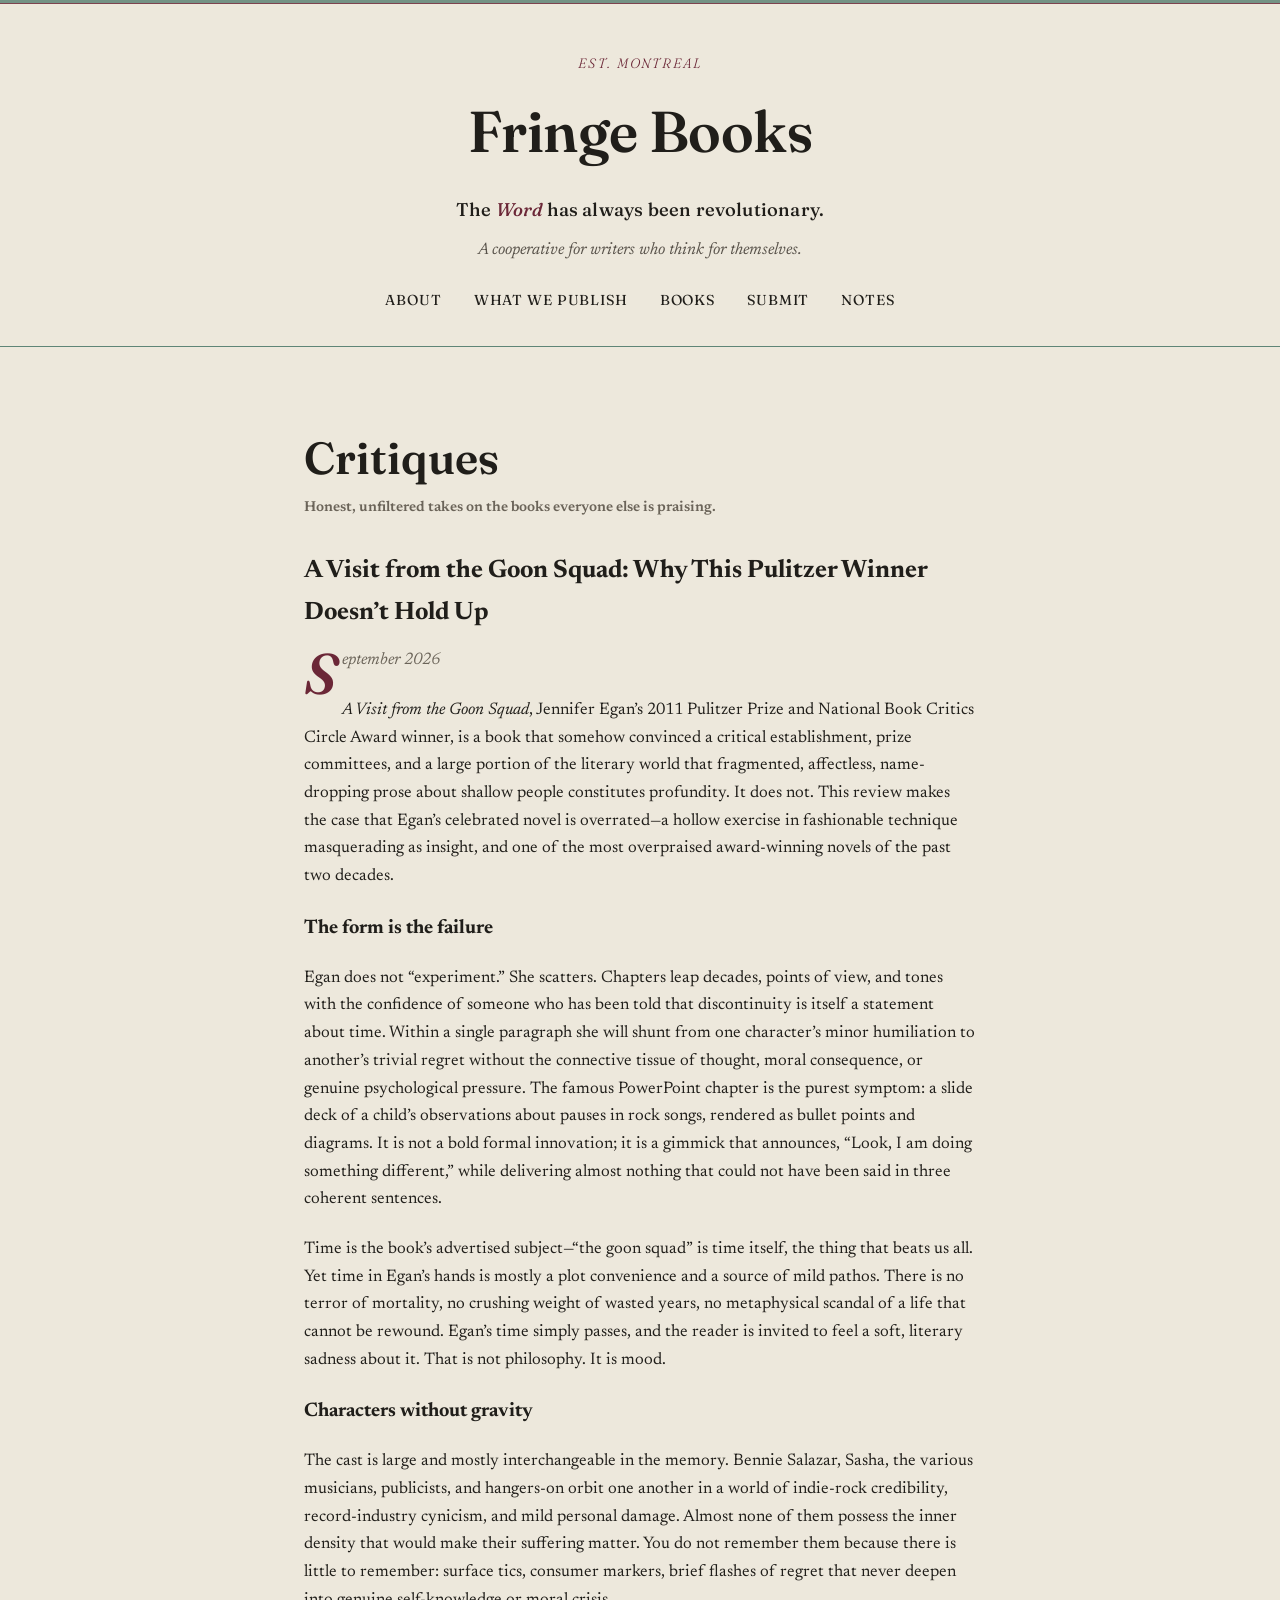
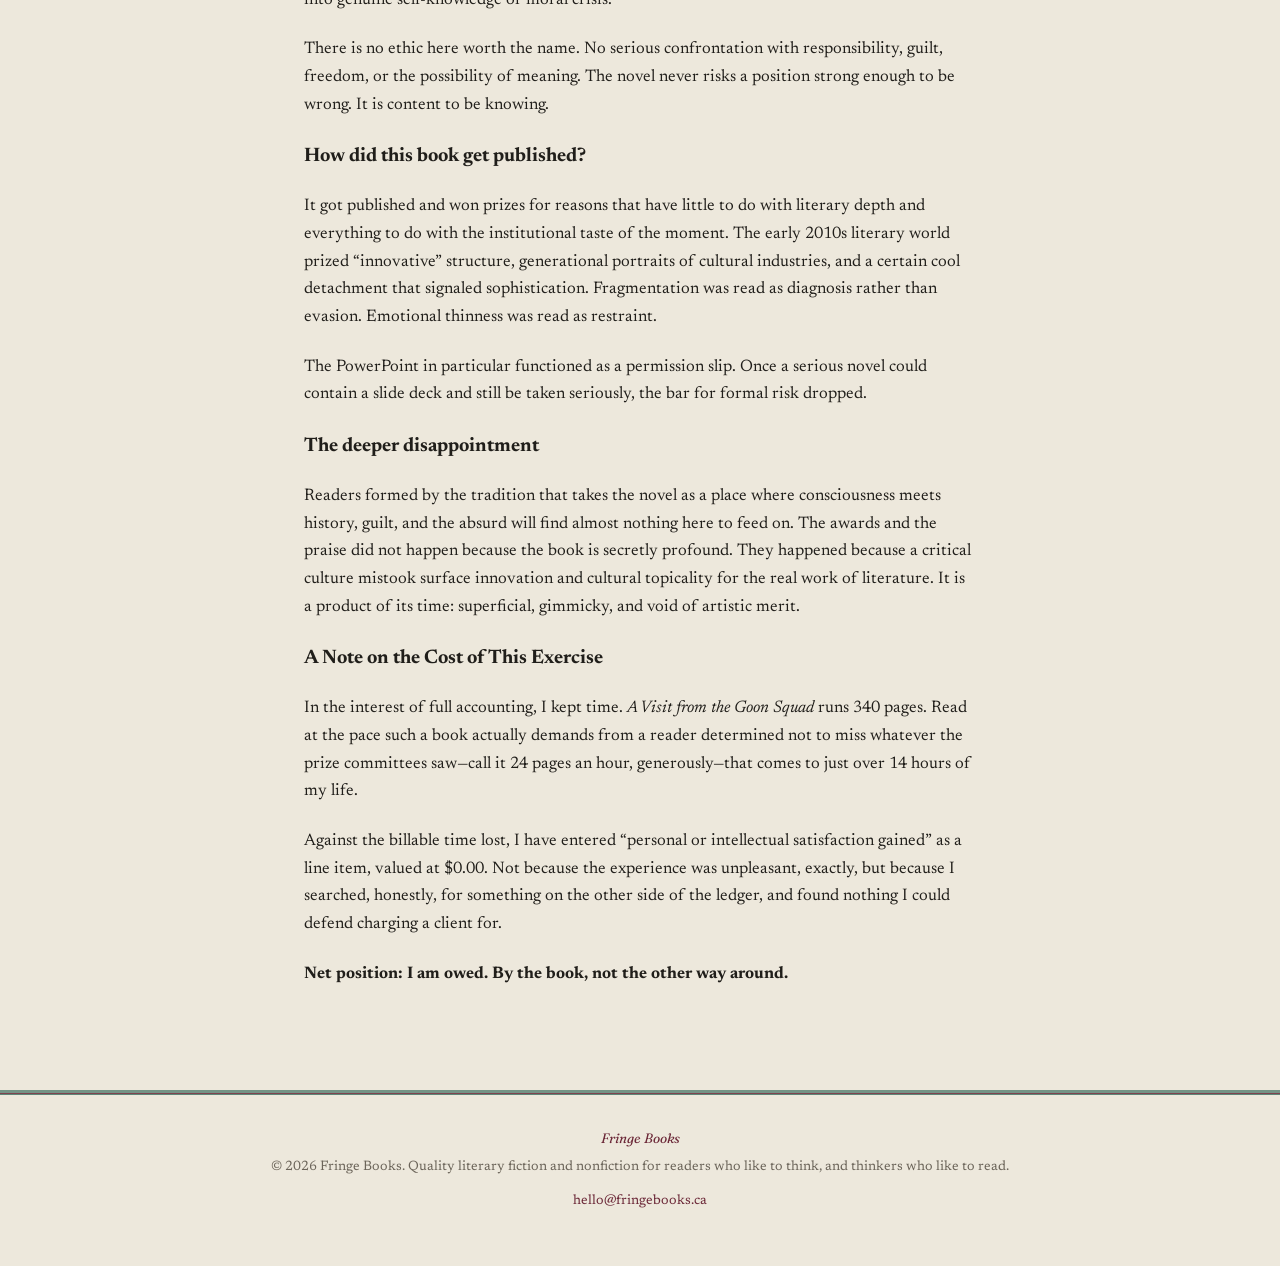
<file: reviews.html>
<!DOCTYPE html>
<html lang="en">
<head>
<meta charset="UTF-8">
<meta name="viewport" content="width=device-width, initial-scale=1.0">
<title>Critiques — Fringe Books</title>
<link rel="stylesheet" href="css/style.css">
</head>
<body>

<div class="deco-border"></div>
<header class="masthead">
  <div class="mark">Est. Montreal</div>
  <h1>Fringe Books</h1>
  <p class="motto">The <em>Word</em> has always been revolutionary.</p>
  <p class="tag">A cooperative for writers who think for themselves.</p>
  <nav class="primary">
    <a href="about.html">About</a>
    <a href="what-we-publish.html">What We Publish</a>
    <a href="books.html">Books</a>
    <a href="submit.html">Submit</a>
    <a href="reviews.html" class="notes-link">Notes</a>
  </nav>
</header>

<main>
  <article class="post">
    <h1>Critiques</h1>
    <p style="color:#6B6459; margin-top:0.75rem; margin-bottom:2rem; font-size:0.9rem; font-weight:600;">Honest, unfiltered takes on the books everyone else is praising.</p>

    <!-- ENTRY-START -->
    <div class="content">
      <h2>A Visit from the Goon Squad: Why This Pulitzer Winner Doesn&rsquo;t Hold Up</h2>
      <p style="color:#6B6459; font-style:italic; margin-top:-0.5rem;">September 2026</p>

      <p><em>A Visit from the Goon Squad</em>, Jennifer Egan&rsquo;s 2011 Pulitzer Prize and National Book Critics Circle Award winner, is a book that somehow convinced a critical establishment, prize committees, and a large portion of the literary world that fragmented, affectless, name-dropping prose about shallow people constitutes profundity. It does not. This review makes the case that Egan&rsquo;s celebrated novel is overrated&mdash;a hollow exercise in fashionable technique masquerading as insight, and one of the most overpraised award-winning novels of the past two decades.</p>

      <h3>The form is the failure</h3>
      <p>Egan does not &ldquo;experiment.&rdquo; She scatters. Chapters leap decades, points of view, and tones with the confidence of someone who has been told that discontinuity is itself a statement about time. Within a single paragraph she will shunt from one character&rsquo;s minor humiliation to another&rsquo;s trivial regret without the connective tissue of thought, moral consequence, or genuine psychological pressure. The famous PowerPoint chapter is the purest symptom: a slide deck of a child&rsquo;s observations about pauses in rock songs, rendered as bullet points and diagrams. It is not a bold formal innovation; it is a gimmick that announces, &ldquo;Look, I am doing something different,&rdquo; while delivering almost nothing that could not have been said in three coherent sentences.</p>

      <p>Time is the book&rsquo;s advertised subject&mdash;&ldquo;the goon squad&rdquo; is time itself, the thing that beats us all. Yet time in Egan&rsquo;s hands is mostly a plot convenience and a source of mild pathos. There is no terror of mortality, no crushing weight of wasted years, no metaphysical scandal of a life that cannot be rewound. Egan&rsquo;s time simply passes, and the reader is invited to feel a soft, literary sadness about it. That is not philosophy. It is mood.</p>

      <h3>Characters without gravity</h3>
      <p>The cast is large and mostly interchangeable in the memory. Bennie Salazar, Sasha, the various musicians, publicists, and hangers-on orbit one another in a world of indie-rock credibility, record-industry cynicism, and mild personal damage. Almost none of them possess the inner density that would make their suffering matter. You do not remember them because there is little to remember: surface tics, consumer markers, brief flashes of regret that never deepen into genuine self-knowledge or moral crisis.</p>

      <p>There is no ethic here worth the name. No serious confrontation with responsibility, guilt, freedom, or the possibility of meaning. The novel never risks a position strong enough to be wrong. It is content to be knowing.</p>

      <h3>How did this book get published?</h3>
      <p>It got published and won prizes for reasons that have little to do with literary depth and everything to do with the institutional taste of the moment. The early 2010s literary world prized &ldquo;innovative&rdquo; structure, generational portraits of cultural industries, and a certain cool detachment that signaled sophistication. Fragmentation was read as diagnosis rather than evasion. Emotional thinness was read as restraint.</p>

      <p>The PowerPoint in particular functioned as a permission slip. Once a serious novel could contain a slide deck and still be taken seriously, the bar for formal risk dropped.</p>

      <h3>The deeper disappointment</h3>
      <p>Readers formed by the tradition that takes the novel as a place where consciousness meets history, guilt, and the absurd will find almost nothing here to feed on. The awards and the praise did not happen because the book is secretly profound. They happened because a critical culture mistook surface innovation and cultural topicality for the real work of literature. It is a product of its time: superficial, gimmicky, and void of artistic merit.</p>

      <h3>A Note on the Cost of This Exercise</h3>
      <p>In the interest of full accounting, I kept time. <em>A Visit from the Goon Squad</em> runs 340 pages. Read at the pace such a book actually demands from a reader determined not to miss whatever the prize committees saw&mdash;call it 24 pages an hour, generously&mdash;that comes to just over 14 hours of my life.</p>

      <p>Against the billable time lost, I have entered &ldquo;personal or intellectual satisfaction gained&rdquo; as a line item, valued at $0.00. Not because the experience was unpleasant, exactly, but because I searched, honestly, for something on the other side of the ledger, and found nothing I could defend charging a client for.</p>

      <p><strong>Net position: I am owed. By the book, not the other way around.</strong></p>
    </div>
    <!-- ENTRY-END -->

  </article>
</main>

<div class="deco-border"></div>
<footer>
  <div class="footer-content">
    <div class="mark-sm">Fringe Books</div>
    &copy; 2026 Fringe Books. Quality literary fiction and nonfiction for readers who like to think, and thinkers who like to read.
    <p style="margin-top:0.75rem;"><a href="mailto:hello@fringebooks.ca" style="color:var(--oxblood);">hello@fringebooks.ca</a></p>
  </div>
</footer>

</body>
</html>
</file>
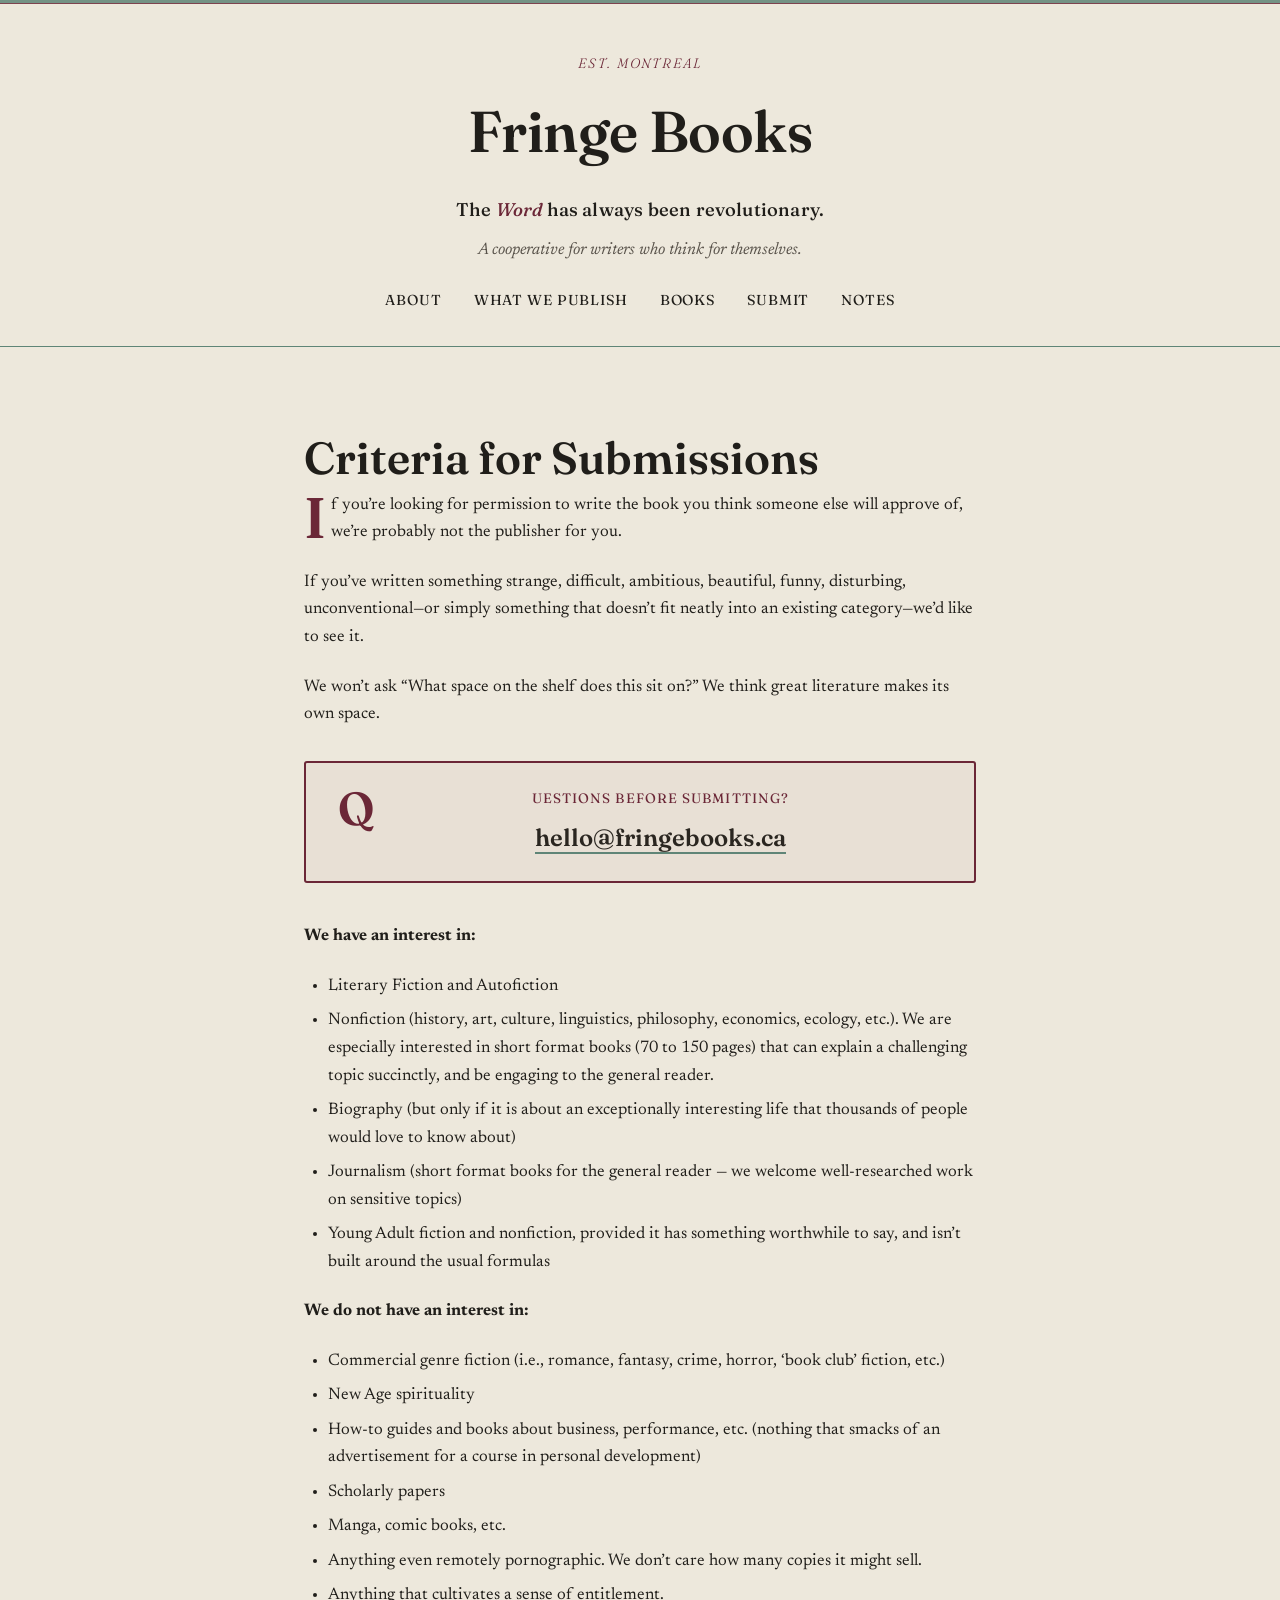
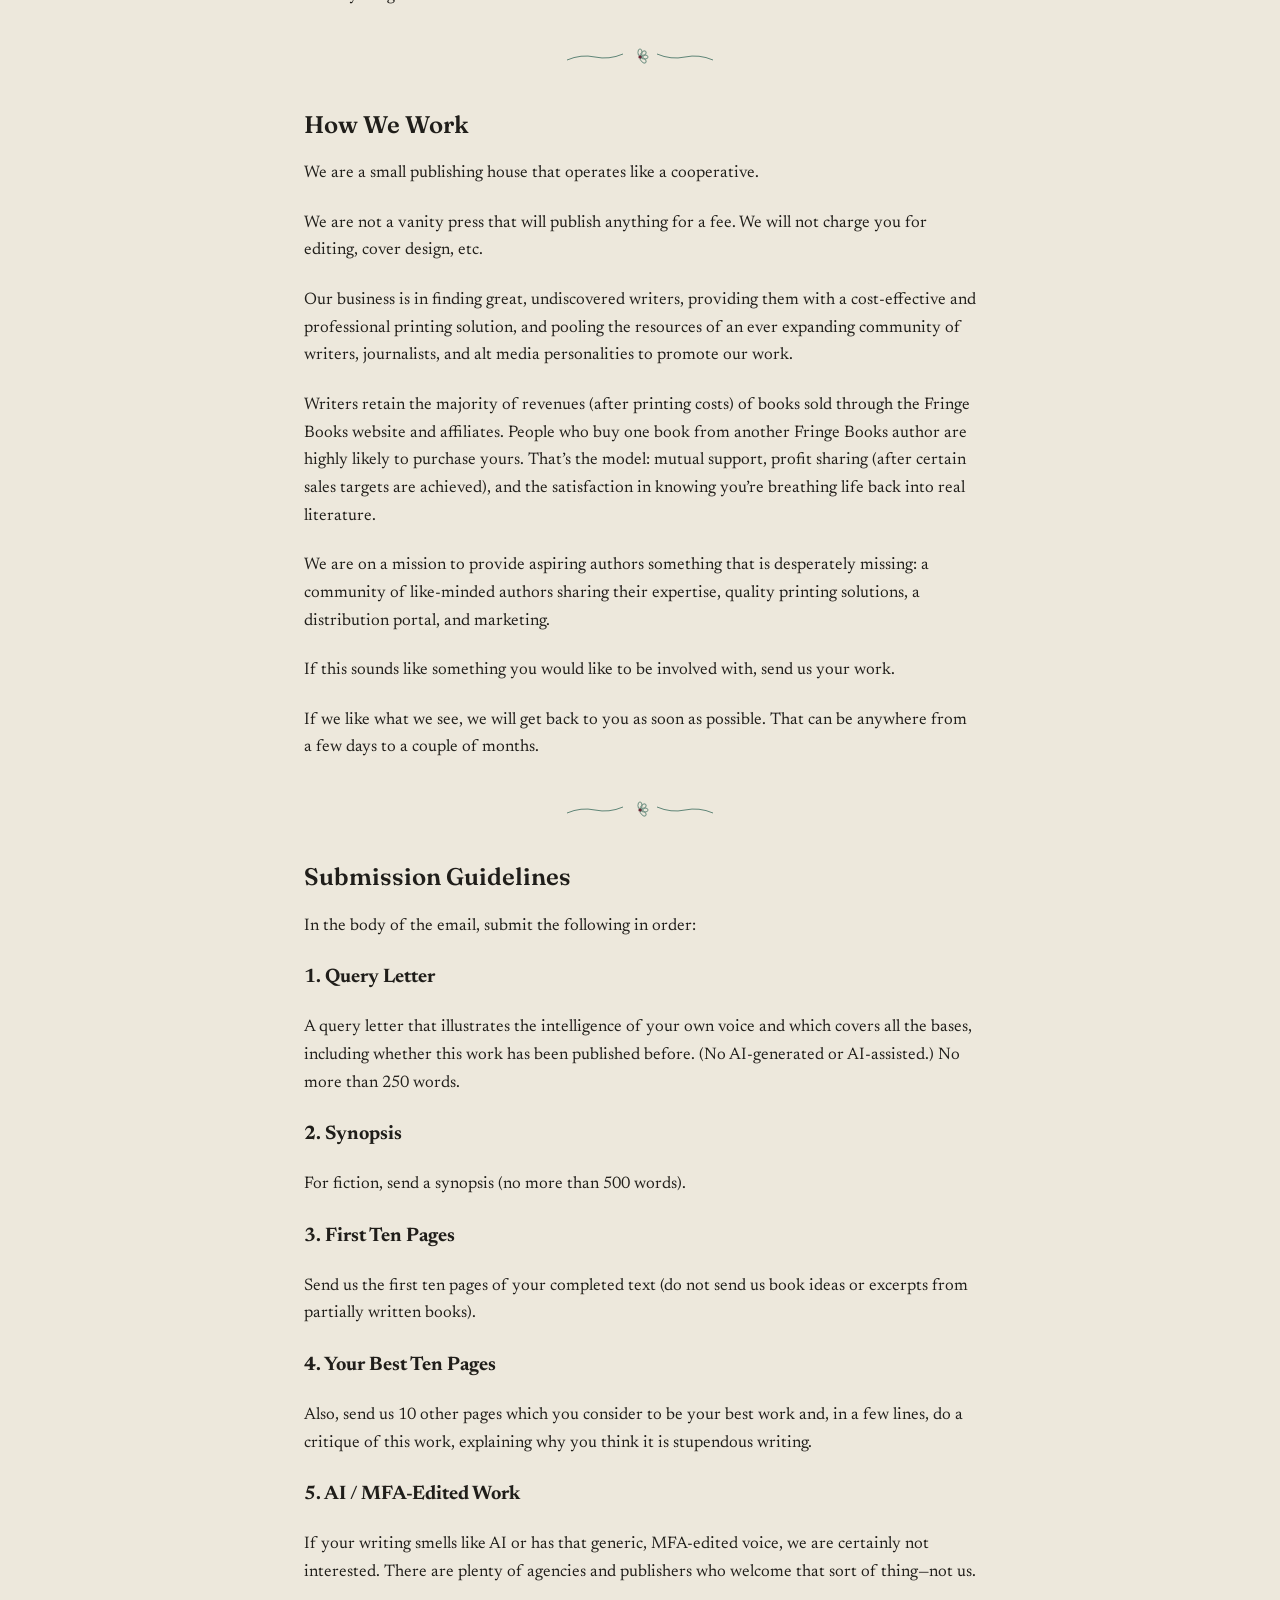
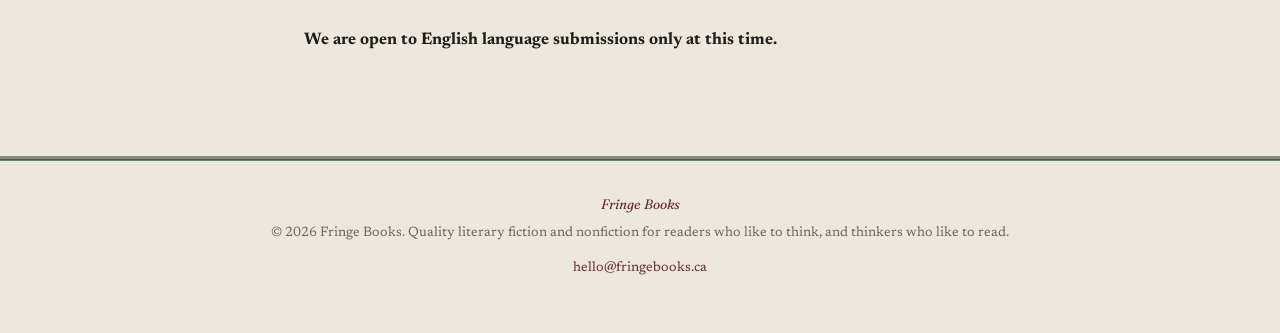
<file: submit.html>
<!DOCTYPE html>
<html lang="en">
<head>
<meta charset="UTF-8">
<meta name="viewport" content="width=device-width, initial-scale=1.0">
<title>Criteria for Submissions — Fringe Books</title>
<link rel="stylesheet" href="css/style.css">
</head>
<body>

<div class="deco-border"></div>
<header class="masthead">
  <div class="mark">Est. Montreal</div>
  <h1>Fringe Books</h1>
  <p class="motto">The <em>Word</em> has always been revolutionary.</p>
  <p class="tag">A cooperative for writers who think for themselves.</p>
  <nav class="primary">
    <a href="about.html">About</a>
    <a href="what-we-publish.html">What We Publish</a>
    <a href="books.html">Books</a>
    <a href="submit.html">Submit</a>
    <a href="reviews.html" class="notes-link">Notes</a>
  </nav>
</header>

<main>
  <article class="post">
    <h1>Criteria for Submissions</h1>

    <div class="content">
      <p>If you&rsquo;re looking for permission to write the book you think someone else will approve of, we&rsquo;re probably not the publisher for you.</p>

      <p>If you&rsquo;ve written something strange, difficult, ambitious, beautiful, funny, disturbing, unconventional&mdash;or simply something that doesn&rsquo;t fit neatly into an existing category&mdash;we&rsquo;d like to see it.</p>

      <p>We won&rsquo;t ask &ldquo;What space on the shelf does this sit on?&rdquo; We think great literature makes its own space.</p>

      <div style="border:2px solid #6B2737; border-radius:3px; padding:1.5rem 2rem; margin:2rem 0 2.5rem; text-align:center; background:rgba(107,39,55,0.04);">
        <p style="font-family:'Fraunces',serif; font-size:0.85rem; letter-spacing:0.08em; text-transform:uppercase; color:#6B2737; margin:0 0 0.5rem;">Questions before submitting?</p>
        <a href="mailto:hello@fringebooks.ca" style="font-family:'Fraunces',serif; font-size:1.5rem; font-weight:600; color:#2A2620; text-decoration:none; border-bottom:2px solid #5F8577;">hello@fringebooks.ca</a>
      </div>

      <p><strong>We have an interest in:</strong></p>
      <ul>
        <li>Literary Fiction and Autofiction</li>
        <li>Nonfiction (history, art, culture, linguistics, philosophy, economics, ecology, etc.). We are especially interested in short format books (70 to 150 pages) that can explain a challenging topic succinctly, and be engaging to the general reader.</li>
        <li>Biography (but only if it is about an exceptionally interesting life that thousands of people would love to know about)</li>
        <li>Journalism (short format books for the general reader &mdash; we welcome well-researched work on sensitive topics)</li>
        <li>Young Adult fiction and nonfiction, provided it has something worthwhile to say, and isn&rsquo;t built around the usual formulas</li>
      </ul>

      <p><strong>We do not have an interest in:</strong></p>
      <ul>
        <li>Commercial genre fiction (i.e., romance, fantasy, crime, horror, &lsquo;book club&rsquo; fiction, etc.)</li>
        <li>New Age spirituality</li>
        <li>How-to guides and books about business, performance, etc. (nothing that smacks of an advertisement for a course in personal development)</li>
        <li>Scholarly papers</li>
        <li>Manga, comic books, etc.</li>
        <li>Anything even remotely pornographic. We don&rsquo;t care how many copies it might sell.</li>
        <li>Anything that cultivates a sense of entitlement.</li>
      </ul>

      <div class="flourish">
        <svg width="56" height="10" viewBox="0 0 56 10"><path d="M0,8 Q14,2 28,5 T56,2" fill="none" stroke="#5F8577" stroke-width="1"/></svg>
        <svg width="18" height="18" viewBox="0 0 20 20">
          <ellipse cx="10" cy="5" rx="2.3" ry="4" fill="none" stroke="#5F8577" stroke-width="1"/>
          <ellipse cx="10" cy="5" rx="2.3" ry="4" fill="none" stroke="#5F8577" stroke-width="1" transform="rotate(90 10 10)"/>
          <ellipse cx="10" cy="5" rx="2.3" ry="4" fill="none" stroke="#5F8577" stroke-width="1" transform="rotate(45 10 10)"/>
          <ellipse cx="10" cy="5" rx="2.3" ry="4" fill="none" stroke="#5F8577" stroke-width="1" transform="rotate(135 10 10)"/>
          <circle cx="10" cy="10" r="1.8" fill="#6B2737"/>
        </svg>
        <svg width="56" height="10" viewBox="0 0 56 10"><path d="M56,8 Q42,2 28,5 T0,2" fill="none" stroke="#5F8577" stroke-width="1"/></svg>
      </div>
      <h2 class="section-break">How We Work</h2>

      <p>We are a small publishing house that operates like a cooperative.</p>

      <p>We are not a vanity press that will publish anything for a fee. We will not charge you for editing, cover design, etc.</p>

      <p>Our business is in finding great, undiscovered writers, providing them with a cost-effective and professional printing solution, and pooling the resources of an ever expanding community of writers, journalists, and alt media personalities to promote our work.</p>

      <p>Writers retain the majority of revenues (after printing costs) of books sold through the Fringe Books website and affiliates. People who buy one book from another Fringe Books author are highly likely to purchase yours. That&rsquo;s the model: mutual support, profit sharing (after certain sales targets are achieved), and the satisfaction in knowing you&rsquo;re breathing life back into real literature.</p>

      <p>We are on a mission to provide aspiring authors something that is desperately missing: a community of like-minded authors sharing their expertise, quality printing solutions, a distribution portal, and marketing.</p>

      <p>If this sounds like something you would like to be involved with, send us your work.</p>

      <p>If we like what we see, we will get back to you as soon as possible. That can be anywhere from a few days to a couple of months.</p>

      <div class="flourish">
        <svg width="56" height="10" viewBox="0 0 56 10"><path d="M0,8 Q14,2 28,5 T56,2" fill="none" stroke="#5F8577" stroke-width="1"/></svg>
        <svg width="18" height="18" viewBox="0 0 20 20">
          <ellipse cx="10" cy="5" rx="2.3" ry="4" fill="none" stroke="#5F8577" stroke-width="1"/>
          <ellipse cx="10" cy="5" rx="2.3" ry="4" fill="none" stroke="#5F8577" stroke-width="1" transform="rotate(90 10 10)"/>
          <ellipse cx="10" cy="5" rx="2.3" ry="4" fill="none" stroke="#5F8577" stroke-width="1" transform="rotate(45 10 10)"/>
          <ellipse cx="10" cy="5" rx="2.3" ry="4" fill="none" stroke="#5F8577" stroke-width="1" transform="rotate(135 10 10)"/>
          <circle cx="10" cy="10" r="1.8" fill="#6B2737"/>
        </svg>
        <svg width="56" height="10" viewBox="0 0 56 10"><path d="M56,8 Q42,2 28,5 T0,2" fill="none" stroke="#5F8577" stroke-width="1"/></svg>
      </div>
      <h2 class="section-break">Submission Guidelines</h2>

      <p>In the body of the email, submit the following in order:</p>

      <h3>1. Query Letter</h3>
      <p>A query letter that illustrates the intelligence of your own voice and which covers all the bases, including whether this work has been published before. (No AI-generated or AI-assisted.) No more than 250 words.</p>

      <h3>2. Synopsis</h3>
      <p>For fiction, send a synopsis (no more than 500 words).</p>

      <h3>3. First Ten Pages</h3>
      <p>Send us the first ten pages of your completed text (do not send us book ideas or excerpts from partially written books).</p>

      <h3>4. Your Best Ten Pages</h3>
      <p>Also, send us 10 other pages which you consider to be your best work and, in a few lines, do a critique of this work, explaining why you think it is stupendous writing.</p>

      <h3>5. AI / MFA-Edited Work</h3>
      <p>If your writing smells like AI or has that generic, MFA-edited voice, we are certainly not interested. There are plenty of agencies and publishers who welcome that sort of thing&mdash;not us.</p>

      <p style="margin-top: 2.5rem;"><strong>We are open to English language submissions only at this time.</strong></p>
    </div>
  </article>
</main>

<div class="deco-border"></div>
<footer>
  <div class="footer-content">
    <div class="mark-sm">Fringe Books</div>
    &copy; 2026 Fringe Books. Quality literary fiction and nonfiction for readers who like to think, and thinkers who like to read.
    <p style="margin-top:0.75rem;"><a href="mailto:hello@fringebooks.ca" style="color:var(--oxblood);">hello@fringebooks.ca</a></p>
  </div>
</footer>

</body>
</html>
</file>
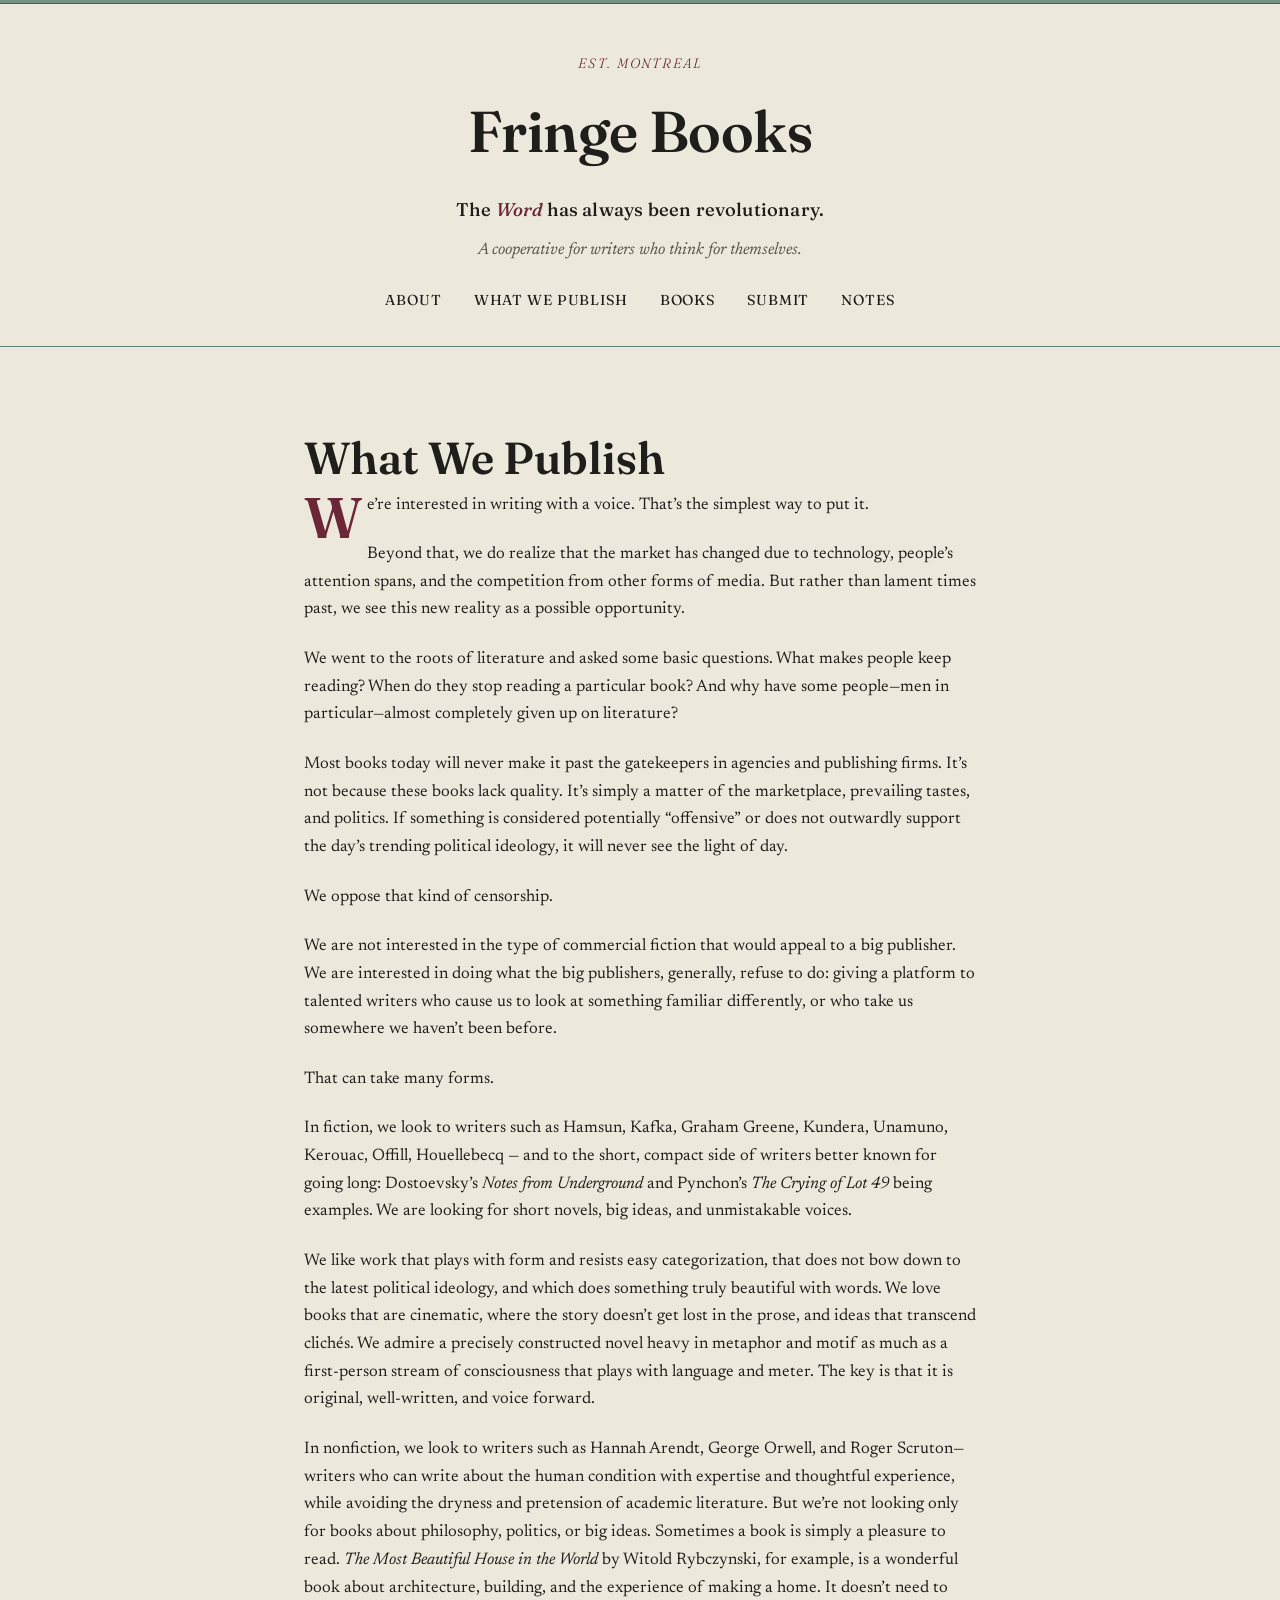
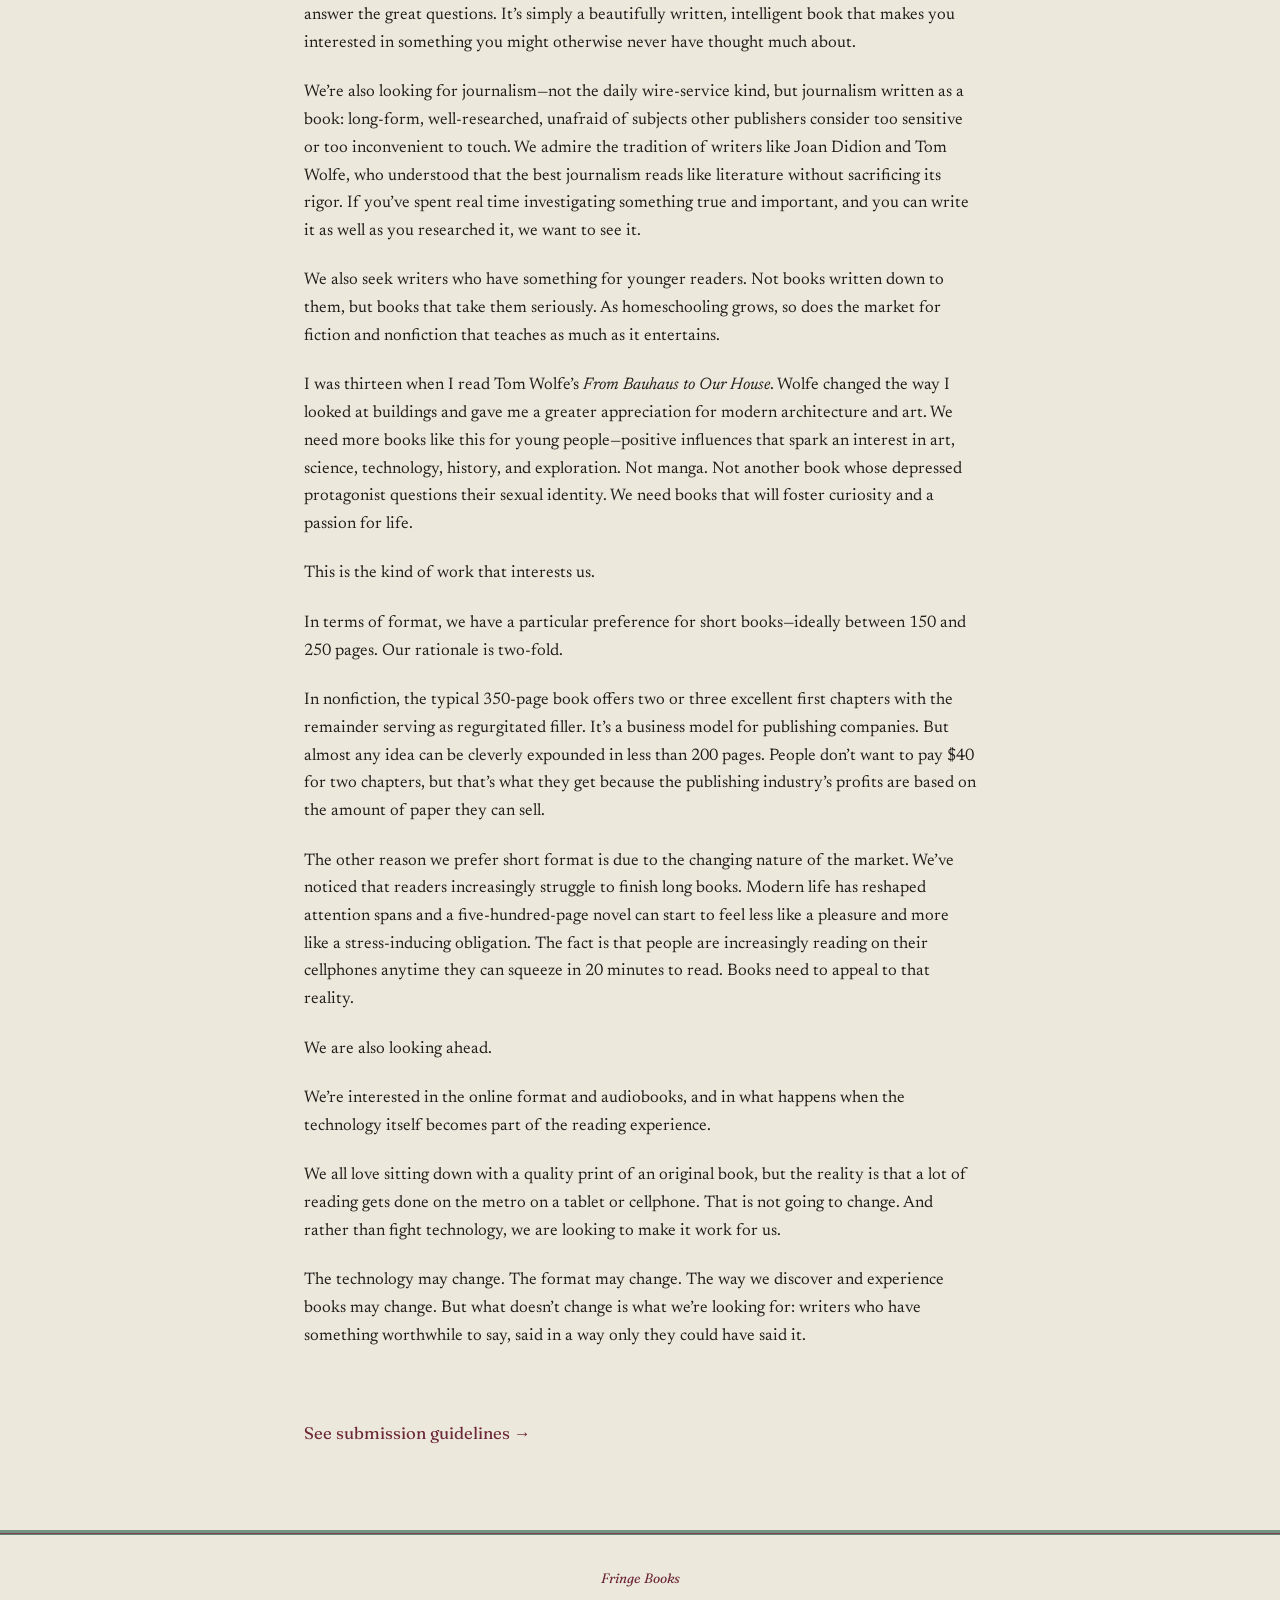
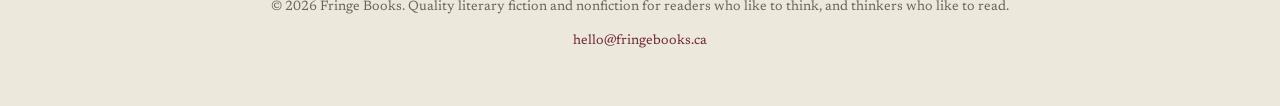
<file: what-we-publish.html>
<!DOCTYPE html>
<html lang="en">
<head>
<meta charset="UTF-8">
<meta name="viewport" content="width=device-width, initial-scale=1.0">
<title>What We Publish — Fringe Books</title>
<link rel="stylesheet" href="css/style.css">
</head>
<body>

<div class="deco-border"></div>
<header class="masthead">
  <div class="mark">Est. Montreal</div>
  <h1>Fringe Books</h1>
  <p class="motto">The <em>Word</em> has always been revolutionary.</p>
  <p class="tag">A cooperative for writers who think for themselves.</p>
  <nav class="primary">
    <a href="about.html">About</a>
    <a href="what-we-publish.html">What We Publish</a>
    <a href="books.html">Books</a>
    <a href="submit.html">Submit</a>
    <a href="reviews.html" class="notes-link">Notes</a>
  </nav>
</header>

<main>
  <article class="post">
    <h1>What We Publish</h1>

    <div class="content">
      <p>We&rsquo;re interested in writing with a voice. That&rsquo;s the simplest way to put it.</p>

      <p>Beyond that, we do realize that the market has changed due to technology, people&rsquo;s attention spans, and the competition from other forms of media. But rather than lament times past, we see this new reality as a possible opportunity.</p>

      <p>We went to the roots of literature and asked some basic questions. What makes people keep reading? When do they stop reading a particular book? And why have some people&mdash;men in particular&mdash;almost completely given up on literature?</p>

      <p>Most books today will never make it past the gatekeepers in agencies and publishing firms. It&rsquo;s not because these books lack quality. It&rsquo;s simply a matter of the marketplace, prevailing tastes, and politics. If something is considered potentially &ldquo;offensive&rdquo; or does not outwardly support the day&rsquo;s trending political ideology, it will never see the light of day.</p>

      <p>We oppose that kind of censorship.</p>

      <p>We are not interested in the type of commercial fiction that would appeal to a big publisher. We are interested in doing what the big publishers, generally, refuse to do: giving a platform to talented writers who cause us to look at something familiar differently, or who take us somewhere we haven&rsquo;t been before.</p>

      <p>That can take many forms.</p>

      <p>In fiction, we look to writers such as Hamsun, Kafka, Graham Greene, Kundera, Unamuno, Kerouac, Offill, Houellebecq &mdash; and to the short, compact side of writers better known for going long: Dostoevsky&rsquo;s <em>Notes from Underground</em> and Pynchon&rsquo;s <em>The Crying of Lot 49</em> being examples. We are looking for short novels, big ideas, and unmistakable voices.</p>

      <p>We like work that plays with form and resists easy categorization, that does not bow down to the latest political ideology, and which does something truly beautiful with words. We love books that are cinematic, where the story doesn&rsquo;t get lost in the prose, and ideas that transcend clich&eacute;s. We admire a precisely constructed novel heavy in metaphor and motif as much as a first-person stream of consciousness that plays with language and meter. The key is that it is original, well-written, and voice forward.</p>

      <p>In nonfiction, we look to writers such as Hannah Arendt, George Orwell, and Roger Scruton&mdash;writers who can write about the human condition with expertise and thoughtful experience, while avoiding the dryness and pretension of academic literature. But we&rsquo;re not looking only for books about philosophy, politics, or big ideas. Sometimes a book is simply a pleasure to read. <em>The Most Beautiful House in the World</em> by Witold Rybczynski, for example, is a wonderful book about architecture, building, and the experience of making a home. It doesn&rsquo;t need to answer the great questions. It&rsquo;s simply a beautifully written, intelligent book that makes you interested in something you might otherwise never have thought much about.</p>

      <p>We&rsquo;re also looking for journalism&mdash;not the daily wire-service kind, but journalism written as a book: long-form, well-researched, unafraid of subjects other publishers consider too sensitive or too inconvenient to touch. We admire the tradition of writers like Joan Didion and Tom Wolfe, who understood that the best journalism reads like literature without sacrificing its rigor. If you&rsquo;ve spent real time investigating something true and important, and you can write it as well as you researched it, we want to see it.</p>

      <p>We also seek writers who have something for younger readers. Not books written down to them, but books that take them seriously. As homeschooling grows, so does the market for fiction and nonfiction that teaches as much as it entertains.</p>

      <p>I was thirteen when I read Tom Wolfe&rsquo;s <em>From Bauhaus to Our House</em>. Wolfe changed the way I looked at buildings and gave me a greater appreciation for modern architecture and art. We need more books like this for young people&mdash;positive influences that spark an interest in art, science, technology, history, and exploration. Not manga. Not another book whose depressed protagonist questions their sexual identity. We need books that will foster curiosity and a passion for life.</p>

      <p>This is the kind of work that interests us.</p>

      <p>In terms of format, we have a particular preference for short books&mdash;ideally between 150 and 250 pages. Our rationale is two-fold.</p>

      <p>In nonfiction, the typical 350-page book offers two or three excellent first chapters with the remainder serving as regurgitated filler. It&rsquo;s a business model for publishing companies. But almost any idea can be cleverly expounded in less than 200 pages. People don&rsquo;t want to pay $40 for two chapters, but that&rsquo;s what they get because the publishing industry&rsquo;s profits are based on the amount of paper they can sell.</p>

      <p>The other reason we prefer short format is due to the changing nature of the market. We&rsquo;ve noticed that readers increasingly struggle to finish long books. Modern life has reshaped attention spans and a five-hundred-page novel can start to feel less like a pleasure and more like a stress-inducing obligation. The fact is that people are increasingly reading on their cellphones anytime they can squeeze in 20 minutes to read. Books need to appeal to that reality.</p>

      <p>We are also looking ahead.</p>

      <p>We&rsquo;re interested in the online format and audiobooks, and in what happens when the technology itself becomes part of the reading experience.</p>

      <p>We all love sitting down with a quality print of an original book, but the reality is that a lot of reading gets done on the metro on a tablet or cellphone. That is not going to change. And rather than fight technology, we are looking to make it work for us.</p>

      <p>The technology may change. The format may change. The way we discover and experience books may change. But what doesn&rsquo;t change is what we&rsquo;re looking for: writers who have something worthwhile to say, said in a way only they could have said it.</p>
    </div>

    <a class="back-link" href="submit.html">See submission guidelines &rarr;</a>
  </article>
</main>

<div class="deco-border"></div>
<footer>
  <div class="footer-content">
    <div class="mark-sm">Fringe Books</div>
    &copy; 2026 Fringe Books. Quality literary fiction and nonfiction for readers who like to think, and thinkers who like to read.
    <p style="margin-top:0.75rem;"><a href="mailto:hello@fringebooks.ca" style="color:var(--oxblood);">hello@fringebooks.ca</a></p>
  </div>
</footer>

</body>
</html>
</file>
<file: css/style.css>
@import url('https://fonts.googleapis.com/css2?family=Fraunces:ital,opsz,wght@0,9..144,300;0,9..144,500;0,9..144,600;1,9..144,400&family=Newsreader:ital,opsz,wght@0,6..72,400;0,6..72,500;1,6..72,400&display=swap');

:root {
  --paper: #EDE8DC;
  --paper-deep: #E2DBC9;
  --ink: #201E1A;
  --oxblood: #6B2737;
  --oxblood-deep: #4E1C29;
  --rule: #C9BFA5;
  --max-width: 720px;
}

* { box-sizing: border-box; }

html { scroll-behavior: smooth; }

body {
  margin: 0;
  background: var(--paper);
  color: var(--ink);
  font-family: 'Newsreader', serif;
  font-size: 1.05rem;
  line-height: 1.65;
}

a { color: var(--oxblood); text-decoration: none; }
a:hover { text-decoration: underline; text-underline-offset: 3px; }
a:focus-visible, button:focus-visible { outline: 2px solid var(--oxblood); outline-offset: 3px; }

/* Masthead */
header.masthead {
  border-bottom: 1px solid var(--rule);
  padding: 3rem 1.5rem 2rem;
  text-align: center;
}

header.masthead .mark {
  font-family: 'Fraunces', serif;
  font-weight: 300;
  font-style: italic;
  font-size: 0.85rem;
  letter-spacing: 0.14em;
  text-transform: uppercase;
  color: var(--oxblood);
  margin-bottom: 0.6rem;
}

header.masthead h1 {
  font-family: 'Fraunces', serif;
  font-weight: 600;
  font-size: clamp(2.4rem, 6vw, 3.6rem);
  letter-spacing: -0.01em;
  margin: 0;
}

header.masthead .motto {
  font-family: 'Fraunces', serif;
  font-weight: 500;
  font-style: normal;
  font-size: 1.15rem;
  letter-spacing: 0.01em;
  color: var(--ink);
  margin: 1rem 0 0.4rem;
}

header.masthead .motto em {
  font-style: italic;
  color: var(--oxblood);
}

header.masthead p.tag {
  font-style: italic;
  color: #58524A;
  margin: 0.75rem 0 1.5rem;
  font-size: 1.05rem;
}

nav.primary {
  display: flex;
  justify-content: center;
  gap: 2rem;
  max-width: var(--max-width);
  margin: 0 auto;
  font-family: 'Fraunces', serif;
  font-size: 0.9rem;
  letter-spacing: 0.06em;
  text-transform: uppercase;
}

nav.primary a { color: var(--ink); border-bottom: 1px solid transparent; }
nav.primary a:hover { color: var(--oxblood); border-color: var(--oxblood); text-decoration: none; }

/* Content column */
main {
  max-width: var(--max-width);
  margin: 0 auto;
  padding: 3rem 1.5rem 5rem;
}

/* Post list */
.post-entry {
  padding: 2.2rem 0;
  border-bottom: 1px solid var(--rule);
}
.post-entry:first-of-type { padding-top: 0; }

.post-entry .kicker {
  font-family: 'Fraunces', serif;
  font-style: italic;
  font-size: 0.82rem;
  letter-spacing: 0.08em;
  text-transform: uppercase;
  color: var(--oxblood);
  margin-bottom: 0.4rem;
}

.post-entry h2 {
  font-family: 'Fraunces', serif;
  font-weight: 500;
  font-size: 1.6rem;
  margin: 0 0 0.5rem;
  line-height: 1.25;
}

.post-entry h2 a { color: var(--ink); }

.post-entry .byline {
  font-size: 0.88rem;
  color: #6B6459;
  margin-bottom: 0.7rem;
}

.post-entry .excerpt { color: #3A362F; }

.post-entry .read-more {
  display: inline-block;
  margin-top: 0.6rem;
  font-size: 0.9rem;
  font-family: 'Fraunces', serif;
  letter-spacing: 0.03em;
}

/* Single post */
article.post h1 {
  font-family: 'Fraunces', serif;
  font-weight: 600;
  font-size: clamp(2rem, 5vw, 2.8rem);
  line-height: 1.15;
  margin-bottom: 0.5rem;
}

article.post .byline {
  color: #6B6459;
  font-size: 0.95rem;
  margin-bottom: 2.2rem;
  padding-bottom: 1.5rem;
  border-bottom: 1px solid var(--rule);
}

article.post .content p { margin: 0 0 1.3em; }
article.post .content p:first-of-type::first-letter {
  font-family: 'Fraunces', serif;
  font-weight: 600;
  font-size: 3.4em;
  float: left;
  line-height: 0.85;
  padding: 0.05em 0.08em 0 0;
  color: var(--oxblood);
}

.back-link { display: inline-block; margin-top: 3rem; font-family: 'Fraunces', serif; }

/* About / submissions page */
.page-title {
  font-family: 'Fraunces', serif;
  font-weight: 600;
  font-size: clamp(1.9rem, 5vw, 2.6rem);
  margin-bottom: 1.6rem;
}

/* Book catalog / reviews page */
.book-entry {
  display: grid;
  grid-template-columns: 120px 1fr;
  gap: 1.6rem;
  padding: 2.2rem 0;
  border-bottom: 1px solid var(--rule);
}
.book-entry:first-of-type { padding-top: 0; }

.book-cover {
  width: 120px;
  height: 176px;
  background: var(--paper-deep);
  border: 1px solid var(--rule);
  display: flex;
  align-items: center;
  justify-content: center;
  font-family: 'Fraunces', serif;
  font-style: italic;
  font-size: 0.75rem;
  color: #8A8271;
  text-align: center;
  padding: 0.5rem;
}

.book-entry h2 {
  font-family: 'Fraunces', serif;
  font-weight: 500;
  font-size: 1.45rem;
  margin: 0 0 0.2rem;
}

.book-entry .byline {
  font-size: 0.88rem;
  color: #6B6459;
  margin-bottom: 0.7rem;
}

.book-entry .excerpt { color: #3A362F; }

@media (max-width: 480px) {
  .book-entry { grid-template-columns: 84px 1fr; gap: 1rem; }
  .book-cover { width: 84px; height: 124px; font-size: 0.62rem; }
}

/* Footer */
footer {
  border-top: 1px solid var(--rule);
  padding: 2.5rem 1.5rem;
  text-align: center;
  font-size: 0.85rem;
  color: #6B6459;
}

footer .mark-sm {
  font-family: 'Fraunces', serif;
  font-style: italic;
  color: var(--oxblood);
  margin-bottom: 0.4rem;
}

@media (prefers-reduced-motion: reduce) {
  html { scroll-behavior: auto; }
}

.section-break {
  font-family: 'Fraunces', serif;
  font-weight: 600;
  font-size: 1.5rem;
  margin: 2.5rem 0 1rem;
  padding-top: 1.5rem;
  border-top: 1px solid var(--rule);
}

article.post .content ul {
  margin: 0 0 1.3em;
  padding-left: 1.4em;
}
article.post .content ul li {
  margin-bottom: 0.4em;
}

/* Book product page */
.book-page .book-author {
  font-style: italic;
  color: #666;
  margin-top: -0.5rem;
  margin-bottom: 2rem;
}
.book-layout {
  display: flex;
  gap: 2.5rem;
  flex-wrap: wrap;
  margin-bottom: 2.5rem;
}
.book-cover {
  flex: 0 0 auto;
}
.book-purchase {
  flex: 1 1 260px;
  min-width: 240px;
}
.book-price {
  font-family: 'Fraunces', serif;
  font-size: 1.8rem;
  font-weight: 600;
  margin: 0 0 1rem;
}
#lulu-buy-button-print,
#ebook-buy-button {
  margin-bottom: 1rem;
}
.book-format-note {
  font-size: 0.9rem;
  color: #777;
  margin-top: 0.5rem;
}
.book-description, .book-praise {
  max-width: 640px;
}


/* ============================
   Decorative trim — Guimard verdigris + Mackintosh restraint
   ============================ */

:root {
  --verdigris: #5F8577;
  --verdigris-deep: #46695D;
}

/* Thin two-tone structural border — verdigris with a burgundy hairline beneath it */
.deco-border {
  height: 4px;
  width: 100%;
  background: var(--verdigris);
  border-bottom: 1px solid var(--oxblood);
  opacity: 0.85;
}

header.masthead {
  border-bottom: 1px solid var(--verdigris);
}

/* Ornamental flourish — a small stylised rose (Mackintosh) on a curved stem (Guimard),
   flanked by thin sinuous lines rather than straight rules */
.flourish {
  display: flex;
  align-items: center;
  justify-content: center;
  margin: 2.4rem 0;
  gap: 0.5rem;
}
.flourish .flourish-line {
  height: 10px;
  width: 56px;
}
.flourish svg { display: block; }

.section-break {
  font-family: 'Fraunces', serif;
  font-weight: 600;
  font-size: 1.5rem;
  margin: 0 0 1rem;
  padding-top: 0;
  border-top: none;
}

footer {
  border-top: 1px solid var(--verdigris);
  padding: 0 0 2.5rem;
  text-align: center;
  font-size: 0.85rem;
  color: #6B6459;
}
footer .footer-content {
  padding: 2rem 1.5rem 0;
}
.book-card { display: flex; gap: 1.5rem; align-items: flex-start; padding: 1.8rem 0; border-bottom: 1px solid var(--rule); }
.book-cover-placeholder { flex: 0 0 100px; height: 150px; background: #4A453D; display: flex; align-items: center; justify-content: center; color: #9C9890; font-size: 0.7rem; text-align: center; padding: 0.5rem; font-family: 'Fraunces', serif; }
.book-info { flex: 1; }
.book-info .book-title { font-family: 'Fraunces', serif; font-size: 1.5rem; font-weight: 600; margin-bottom: 0.2rem; }
.book-info .book-author { font-style: italic; color: #58524A; margin-bottom: 0.7rem; }
.book-info .book-desc { font-size: 0.95rem; margin-bottom: 0.9rem; line-height: 1.6; }
.book-info .book-status { font-family: 'Fraunces', serif; font-size: 0.8rem; letter-spacing: 0.08em; text-transform: uppercase; color: var(--oxblood); margin-bottom: 0.6rem; }
.book-info a.read-link { display: inline-block; font-family: 'Fraunces', serif; font-size: 0.9rem; letter-spacing: 0.03em; color: var(--paper); background: var(--oxblood); padding: 0.5rem 1.1rem; text-decoration: none; }
</file>
